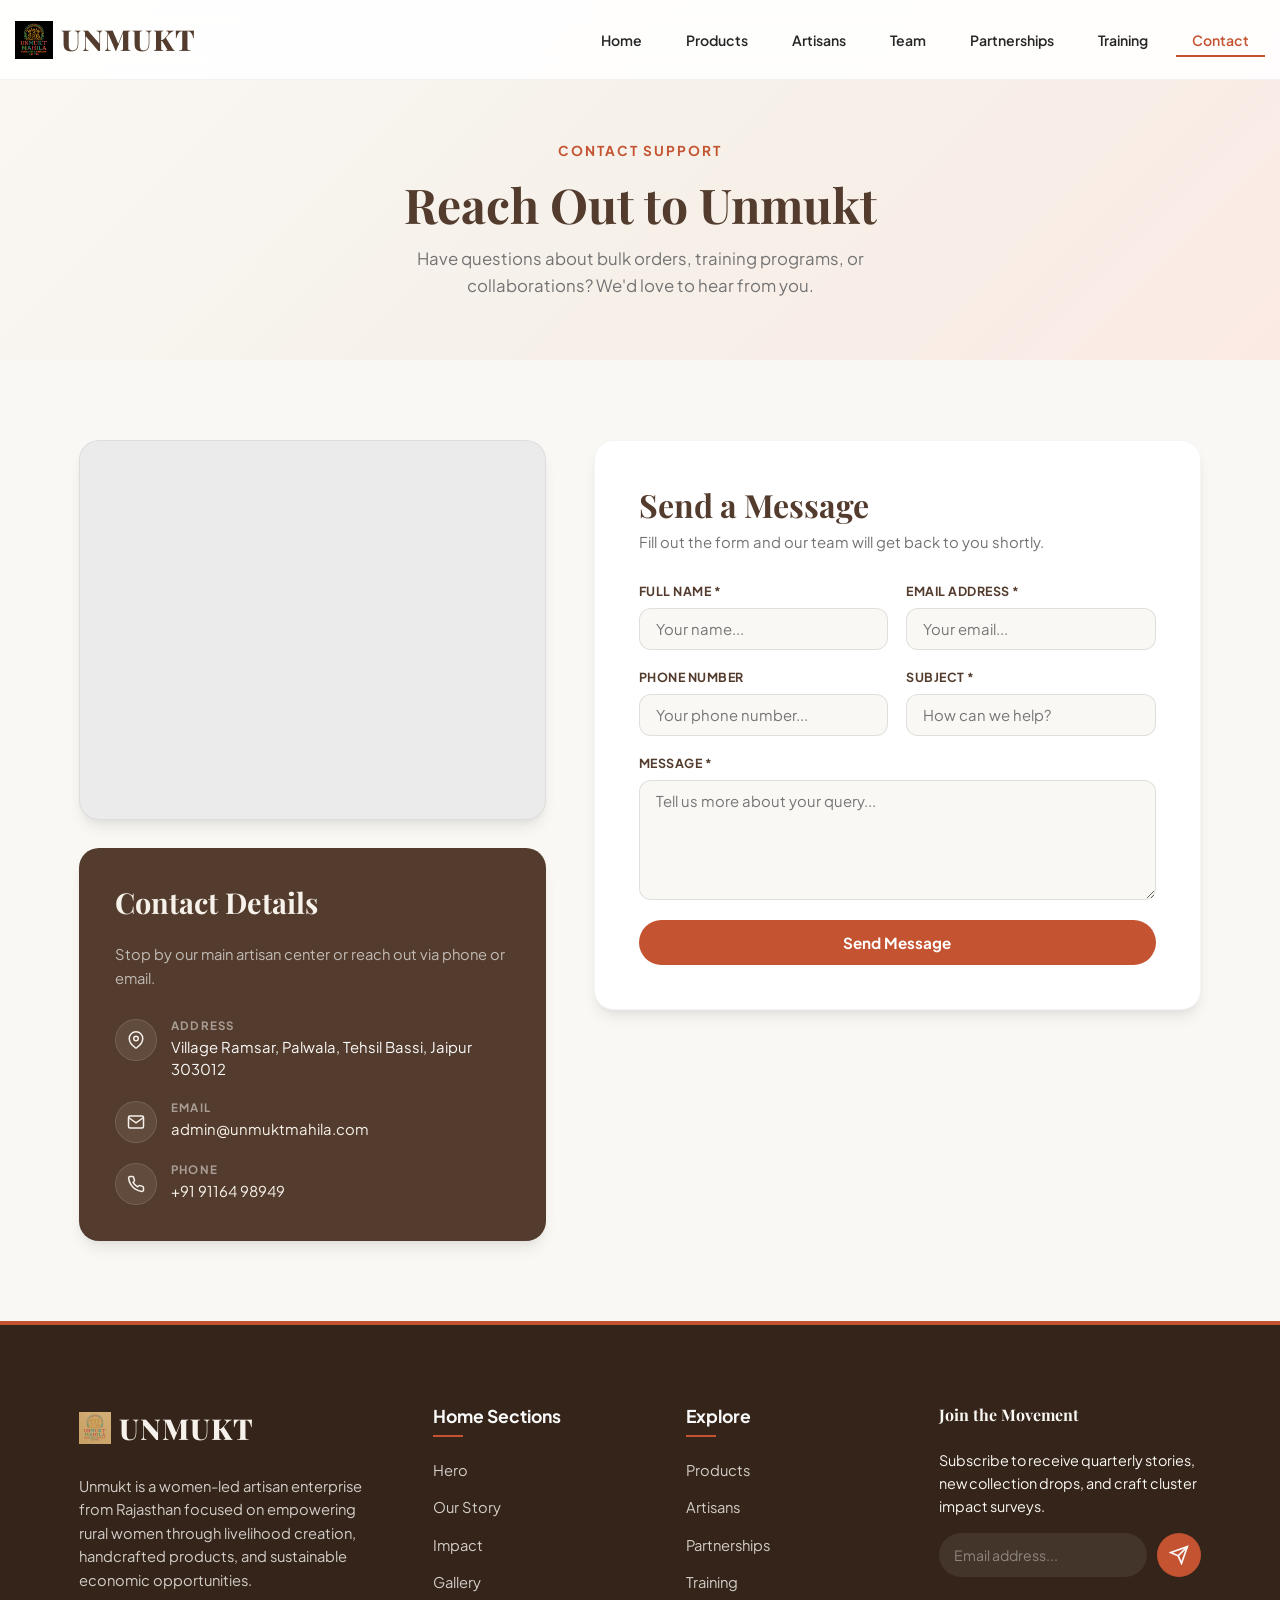
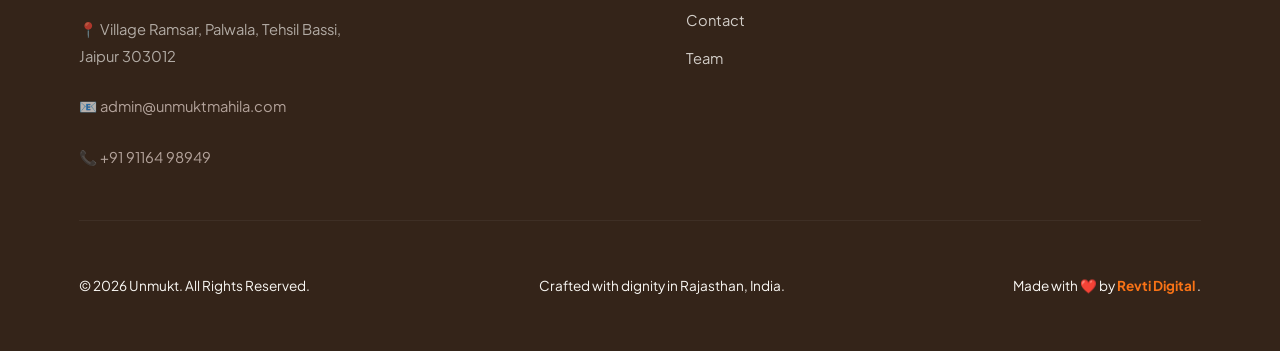
<file: contact.html>
<!DOCTYPE html>
<html lang="en">
<head>
  <meta charset="UTF-8">
  <meta name="viewport" content="width=device-width, initial-scale=1.0">
  <title>Contact Us | UNMUKT</title>
  <meta name="description" content="Get in touch with Unmukt. Reach out for bulk inquiries, artisan collaborations, or questions about our sustainable handmade products.">
  <link rel="stylesheet" href="style.css">
  <style>
 

    /* --- Page Hero --- */
    .contact-hero {
      padding: calc(var(--header-height, 80px) + 60px) 0 60px;
      background: linear-gradient(135deg,
        var(--color-sand-beige-light) 0%,
        var(--color-sand-beige) 50%,
        var(--color-terracotta-light) 100%);
      text-align: center;
    }

    .contact-hero .sub {
      display: block;
      font-size: 0.85rem;
      text-transform: uppercase;
      letter-spacing: 2px;
      color: var(--color-terracotta);
      font-weight: 700;
      margin-bottom: 12px;
    }

    .contact-hero h1 {
      font-family: var(--font-heading);
      font-size: clamp(2rem, 5vw, 3rem);
      color: var(--color-earth-brown);
      margin-bottom: 12px;
    }

    .contact-hero p {
      font-size: 1.05rem;
      color: var(--color-text-muted);
      max-width: 540px;
      margin: 0 auto;
    }

    /* --- Main Contact Section --- */
    .contact-section {
      padding: 80px 0;
      background-color: var(--color-sand-beige-light);
    }

    /* Two-column grid: left = map+info, right = form */
    .contact-grid {
      display: grid;
      grid-template-columns: 1fr 1.3fr;
      gap: 48px;
      align-items: start;
    }

    /* --- Left Column --- */
    .contact-left {
      display: flex;
      flex-direction: column;
      gap: 28px;
      /* Critical: prevents grid blowout */
      min-width: 0;
    }

    /* --- Map --- */
    .map-wrapper {
      position: relative;
      width: 100%;
      /* aspect-ratio keeps height proportional on mobile */
      aspect-ratio: 4 / 3;
      border-radius: var(--radius-lg, 20px);
      overflow: hidden;
      box-shadow: var(--shadow-md);
      border: 1px solid rgba(0,0,0,0.06);
      background-color: var(--color-placeholder-bg);
    }

    .map-wrapper iframe {
      position: absolute;
      inset: 0;
      width: 100%;
      height: 100%;
      border: 0;
      display: block;
    }

    /* Taller map on wide screens */
    @media (min-width: 992px) {
      .map-wrapper {
        aspect-ratio: unset;
        height: 380px;
      }
    }

    /* --- Contact Info Panel --- */
    .contact-info-panel {
      background-color: var(--color-earth-brown);
      color: var(--color-white);
      padding: 36px;
      border-radius: var(--radius-lg, 20px);
      box-shadow: var(--shadow-md);
      /* No height, overflow, or max-height — let content breathe */
    }

    .contact-info-panel h3 {
      font-family: var(--font-heading);
      font-size: clamp(1.3rem, 3vw, 1.8rem);
      color: var(--color-sand-beige);
      margin-bottom: 6px;
    }

    .contact-info-panel .panel-intro {
      font-size: 0.92rem;
      color: rgba(255,255,255,0.65);
      margin-bottom: 28px;
    }

    .contact-details-list {
      display: flex;
      flex-direction: column;
      gap: 20px;
    }

    .detail-row {
      display: flex;
      align-items: flex-start;
      gap: 14px;
    }

    .detail-icon-wrap {
      flex-shrink: 0;
      width: 42px;
      height: 42px;
      border-radius: 50%;
      background-color: rgba(255,255,255,0.08);
      border: 1px solid rgba(255,255,255,0.12);
      display: flex;
      align-items: center;
      justify-content: center;
    }

    .detail-icon-wrap svg {
      width: 18px;
      height: 18px;
      stroke: var(--color-sand-beige);
      fill: none;
      stroke-width: 2;
    }

    .detail-text {
      min-width: 0;
      flex: 1;
    }

    .detail-text h4 {
      font-family: var(--font-body);
      font-size: 0.72rem;
      text-transform: uppercase;
      letter-spacing: 1.2px;
      color: rgba(255,255,255,0.5);
      margin-bottom: 3px;
      font-weight: 700;
    }

    .detail-text p {
      font-size: 0.93rem;
      color: var(--color-white);
      margin: 0;
      word-break: break-word;
      overflow-wrap: anywhere;
      line-height: 1.5;
    }

    .detail-text a {
      color: var(--color-sand-beige);
      text-decoration: none;
    }

    .detail-text a:hover {
      text-decoration: underline;
    }

    /* --- Right Column: Form Panel --- */
    .contact-form-panel {
      background-color: var(--color-pure-white);
      padding: 44px;
      border-radius: var(--radius-lg, 20px);
      box-shadow: var(--shadow-md);
      border: 1px solid rgba(0,0,0,0.04);
      min-width: 0;
    }

    .form-panel-title {
      margin-bottom: 28px;
    }

    .form-panel-title h2 {
      font-family: var(--font-heading);
      font-size: clamp(1.5rem, 3vw, 2rem);
      color: var(--color-earth-brown);
      margin-bottom: 6px;
    }

    .form-panel-title p {
      font-size: 0.93rem;
      color: var(--color-text-muted);
      margin: 0;
    }

    /* 2-col form grid collapses to 1 on mobile */
    .contact-form-grid {
      display: grid;
      grid-template-columns: 1fr 1fr;
      gap: 18px;
      margin-bottom: 20px;
    }

    .contact-form-grid .full-width {
      grid-column: 1 / -1;
    }

    .form-field {
      display: flex;
      flex-direction: column;
      gap: 6px;
    }

    .form-field label {
      font-size: 0.78rem;
      font-weight: 700;
      text-transform: uppercase;
      letter-spacing: 0.5px;
      color: var(--color-earth-brown);
    }

    .form-field .form-control {
      font-family: var(--font-body);
      font-size: 0.93rem;
      padding: 11px 16px;
      border-radius: var(--radius-md, 12px);
      border: 1.5px solid rgba(0,0,0,0.1);
      background-color: var(--color-sand-beige-light);
      color: var(--color-charcoal);
      width: 100%;
      transition: border-color 0.2s, box-shadow 0.2s;
    }

    .form-field .form-control:focus {
      outline: none;
      border-color: var(--color-terracotta);
      background-color: var(--color-pure-white);
      box-shadow: 0 0 0 3px var(--color-terracotta-light);
    }

    .form-field .form-control.error {
      border-color: hsl(0,75%,60%);
    }

    .form-field textarea.form-control {
      min-height: 120px;
      resize: vertical;
    }

    .form-error-msg {
      font-size: 0.78rem;
      color: hsl(0,75%,50%);
      display: none;
    }

    .contact-submit-btn {
      width: 100%;
      padding: 13px;
      font-family: var(--font-body);
      font-size: 0.95rem;
      font-weight: 700;
      border: none;
      border-radius: var(--radius-round, 9999px);
      background-color: var(--color-terracotta);
      color: var(--color-pure-white);
      cursor: pointer;
      transition: background-color 0.2s, transform 0.2s, box-shadow 0.2s;
    }

    .contact-submit-btn:hover {
      background-color: var(--color-terracotta-dark);
      transform: translateY(-2px);
      box-shadow: var(--shadow-md);
    }

    .contact-submit-btn:disabled {
      opacity: 0.6;
      cursor: not-allowed;
      transform: none;
    }

    /* =============================================
       RESPONSIVE BREAKPOINTS
       ============================================= */

    /* Stack columns on tablet */
    @media (max-width: 991px) {
      .contact-grid {
        grid-template-columns: 1fr;
        gap: 32px;
      }
    }

    /* Reduce padding on small tablet */
    @media (max-width: 768px) {
      .contact-section {
        padding: 60px 0;
      }

      .contact-info-panel {
        padding: 28px 24px;
      }

      .contact-form-panel {
        padding: 28px 24px;
      }

      .contact-form-grid {
        grid-template-columns: 1fr;
        gap: 14px;
      }

      /* Full-width not needed when already 1 col */
      .contact-form-grid .full-width {
        grid-column: 1;
      }
    }

    /* Mobile tweaks */
    @media (max-width: 480px) {
      .contact-info-panel {
        padding: 22px 18px;
      }

      .contact-form-panel {
        padding: 22px 18px;
      }

      .detail-icon-wrap {
        width: 36px;
        height: 36px;
      }

      .contact-info-panel .panel-intro {
        margin-bottom: 20px;
      }
    }
  </style>
</head>
<body>

  <!-- STICKY NAVBAR -->
  <header class="navbar" id="navbar" role="banner">
    <div class="container nav-container">
      <a href="index.html" class="logo" aria-label="UNMUKT Home Page">
        <img src="assets/logo/Unmukt_Logo-removebg-preview.png" alt="UNMUKT Logo" style="height: 38px; width: auto; object-fit: contain;">
        UNMUKT
      </a>
      <button class="hamburger" id="hamburger-menu" aria-label="Toggle Navigation Menu" aria-expanded="false" aria-controls="nav-menu">
        <span></span><span></span><span></span>
      </button>
      <nav role="navigation">
        <ul class="nav-menu" id="nav-menu">
          <li><a href="index.html" class="nav-link">Home</a></li>
          <li><a href="products.html" class="nav-link">Products</a></li>
          <li><a href="artisans.html" class="nav-link">Artisans</a></li>
          <li><a href="team.html" class="nav-link">Team</a></li>
          <li><a href="partnerships.html" class="nav-link">Partnerships</a></li>
          <li><a href="training.html" class="nav-link">Training</a></li>
          <li><a href="contact.html" class="nav-link active">Contact</a></li>
        </ul>
      </nav>
    </div>
  </header>

  <!-- PAGE HERO -->
  <div class="contact-hero">
    <div class="container">
      <span class="sub">Contact Support</span>
      <h1>Reach Out to Unmukt</h1>
      <p>Have questions about bulk orders, training programs, or collaborations? We'd love to hear from you.</p>
    </div>
  </div>

  <!-- CONTACT SECTION -->
  <section class="contact-section" id="contact-page" aria-label="Contact Information and Form">
    <div class="container">
      <div class="contact-grid">

        <!-- LEFT: Map + Info -->
        <div class="contact-left">

          <!-- Map -->
          <div class="map-wrapper">
            <iframe
              src="https://maps.google.com/maps?q=Village%20Ramsar,%20Palwala,%20Bassi,%20Jaipur%20303012&t=&z=13&ie=UTF8&iwloc=&output=embed"
              allowfullscreen=""
              loading="lazy"
              aria-label="Unmukt office location map">
            </iframe>
          </div>

          <!-- Contact Info Panel -->
          <div class="contact-info-panel">
            <h3>Contact Details</h3>
            <p class="panel-intro">Stop by our main artisan center or reach out via phone or email.</p>

            <div class="contact-details-list">

              <!-- Address -->
              <div class="detail-row">
                <div class="detail-icon-wrap" aria-hidden="true">
                  <svg viewBox="0 0 24 24"><path d="M21 10c0 7-9 13-9 13s-9-6-9-13a9 9 0 0 1 18 0z"/><circle cx="12" cy="10" r="3"/></svg>
                </div>
                <div class="detail-text">
                  <h4>Address</h4>
                  <p>Village Ramsar, Palwala, Tehsil Bassi, Jaipur 303012</p>
                </div>
              </div>

              <!-- Email -->
              <div class="detail-row">
                <div class="detail-icon-wrap" aria-hidden="true">
                  <svg viewBox="0 0 24 24"><path d="M4 4h16c1.1 0 2 .9 2 2v12c0 1.1-.9 2-2 2H4c-1.1 0-2-.9-2-2V6c0-1.1.9-2 2-2z"/><polyline points="22,6 12,13 2,6"/></svg>
                </div>
                <div class="detail-text">
                  <h4>Email</h4>
                  <p><a href="mailto:admin@unmuktmahila.com">admin@unmuktmahila.com</a></p>
                </div>
              </div>

              <!-- Phone -->
              <div class="detail-row">
                <div class="detail-icon-wrap" aria-hidden="true">
                  <svg viewBox="0 0 24 24"><path d="M22 16.92v3a2 2 0 0 1-2.18 2 19.79 19.79 0 0 1-8.63-3.07 19.5 19.5 0 0 1-6-6 19.79 19.79 0 0 1-3.07-8.67A2 2 0 0 1 4.11 2h3a2 2 0 0 1 2 1.72 12.84 12.84 0 0 0 .7 2.81 2 2 0 0 1-.45 2.11L8.09 9.91a16 16 0 0 0 6 6l1.27-1.27a2 2 0 0 1 2.11-.45 12.84 12.84 0 0 0 2.81.7A2 2 0 0 1 22 16.92z"/></svg>
                </div>
                <div class="detail-text">
                  <h4>Phone</h4>
                  <p><a href="tel:+919116498949">+91 91164 98949</a></p>
                </div>
              </div>

            </div>
          </div>
        </div>

        <!-- RIGHT: Contact Form -->
        <div class="contact-form-panel">
          <div class="form-panel-title">
            <h2>Send a Message</h2>
            <p>Fill out the form and our team will get back to you shortly.</p>
          </div>

          <form id="contactForm" novalidate>
            <div class="contact-form-grid">

              <div class="form-field">
                <label for="contact-name">Full Name *</label>
                <input type="text" id="contact-name" class="form-control" placeholder="Your name..." required>
                <span class="form-error-msg">Please enter your name</span>
              </div>

              <div class="form-field">
                <label for="contact-email">Email Address *</label>
                <input type="email" id="contact-email" class="form-control" placeholder="Your email..." required>
                <span class="form-error-msg">Please enter a valid email address</span>
              </div>

              <div class="form-field">
                <label for="contact-phone">Phone Number</label>
                <input type="tel" id="contact-phone" class="form-control" placeholder="Your phone number...">
                <span class="form-error-msg">Please enter a valid phone number</span>
              </div>

              <div class="form-field">
                <label for="contact-subject">Subject *</label>
                <input type="text" id="contact-subject" class="form-control" placeholder="How can we help?" required>
                <span class="form-error-msg">Please enter a subject</span>
              </div>

              <div class="form-field full-width">
                <label for="contact-message">Message *</label>
                <textarea id="contact-message" class="form-control" placeholder="Tell us more about your query..." required></textarea>
                <span class="form-error-msg">Please enter your message</span>
              </div>

            </div>

            <button type="submit" class="contact-submit-btn">Send Message</button>
          </form>
        </div>

      </div>
    </div>
  </section>

  <!-- Toast Container -->
  <div class="toast-container" id="toastContainer" aria-live="polite"></div>

  <!-- FOOTER -->
   <footer class="footer" role="contentinfo">
    <div class="container">
      <div class="footer-grid">
        <div class="footer-brand">
         <a href="index.html" class="logo">
            <img src="assets/logo/Unmukt Logo.png" alt="UNMUKT Logo" style="height: 32px; width: auto; object-fit: contain;">
            UNMUKT
          </a>
          <p>Unmukt is a women-led artisan enterprise from Rajasthan focused on empowering rural women through livelihood creation, handcrafted products, and sustainable economic opportunities.</p>
          <div style="margin-top: 15px; font-size: 0.9rem; line-height: 1.8; opacity: 0.8;">
            <p style="margin-bottom: 5px;">📍 Village Ramsar, Palwala, Tehsil Bassi, Jaipur 303012</p>
            <p style="margin-bottom: 5px;">📧 <a href="mailto:admin@unmuktmahila.com" style="color: var(--color-terracotta-light);">admin@unmuktmahila.com</a></p>
            <p style="margin-bottom: 0;">📞 <a href="tel:+919116498949" style="color: var(--color-terracotta-light);">+91 91164 98949</a></p>
          </div>
        </div>
        <div class="footer-links">
          <h4>Home Sections</h4>
          <ul>
            <li><a href="#home">Hero</a></li>
            <li><a href="#story">Our Story</a></li>
            <li><a href="#impact">Impact</a></li>
            <li><a href="#gallery">Gallery</a></li>
          </ul>
        </div>
        <div class="footer-links">
          <h4>Explore</h4>
          <ul>
            <li><a href="products.html">Products</a></li>
            <li><a href="artisans.html">Artisans</a></li>
            <!-- <li><a href="blog.html">Blog</a></li> -->
            <li><a href="partnerships.html">Partnerships</a></li>
            <li><a href="training.html">Training</a></li>
            <li><a href="contact.html">Contact</a></li>
            <li><a href="team.html">Team</a></li>
          </ul>
        </div>
        <div class="footer-newsletter">
          <h4>Join the Movement</h4>
          <p>Subscribe to receive quarterly stories, new collection drops, and craft cluster impact surveys.</p>
          <form class="footer-form" id="newsletterForm" onsubmit="event.preventDefault(); alert('Newsletter subscribed successfully!'); this.reset();">
            <input type="email" placeholder="Email address..." aria-label="Newsletter email address" required>
            <button type="submit" aria-label="Subscribe to newsletter">
              <svg viewBox="0 0 24 24" fill="none" stroke="currentColor" stroke-width="2"><line x1="22" y1="2" x2="11" y2="13"/><polygon points="22 2 15 22 11 13 2 9 22 2"/></svg>
            </button>
          </form>
        </div>
      </div>
      <div class="footer-bottom">
        <p>&copy; 2026 Unmukt. All Rights Reserved.</p>
        <p>Crafted with dignity in Rajasthan, India.</p>
   <p>
  Made with ❤️ by
  <a href="https://revtidigital.com"
     target="_blank"
     rel="noopener noreferrer"
     style="color: #f97316; font-weight: 700; text-decoration: none;">
    Revti Digital
  </a>.
</p>
      </div>
    </div>
  </footer>

  <script src="script.js"></script>
</body>
</html>
</file>
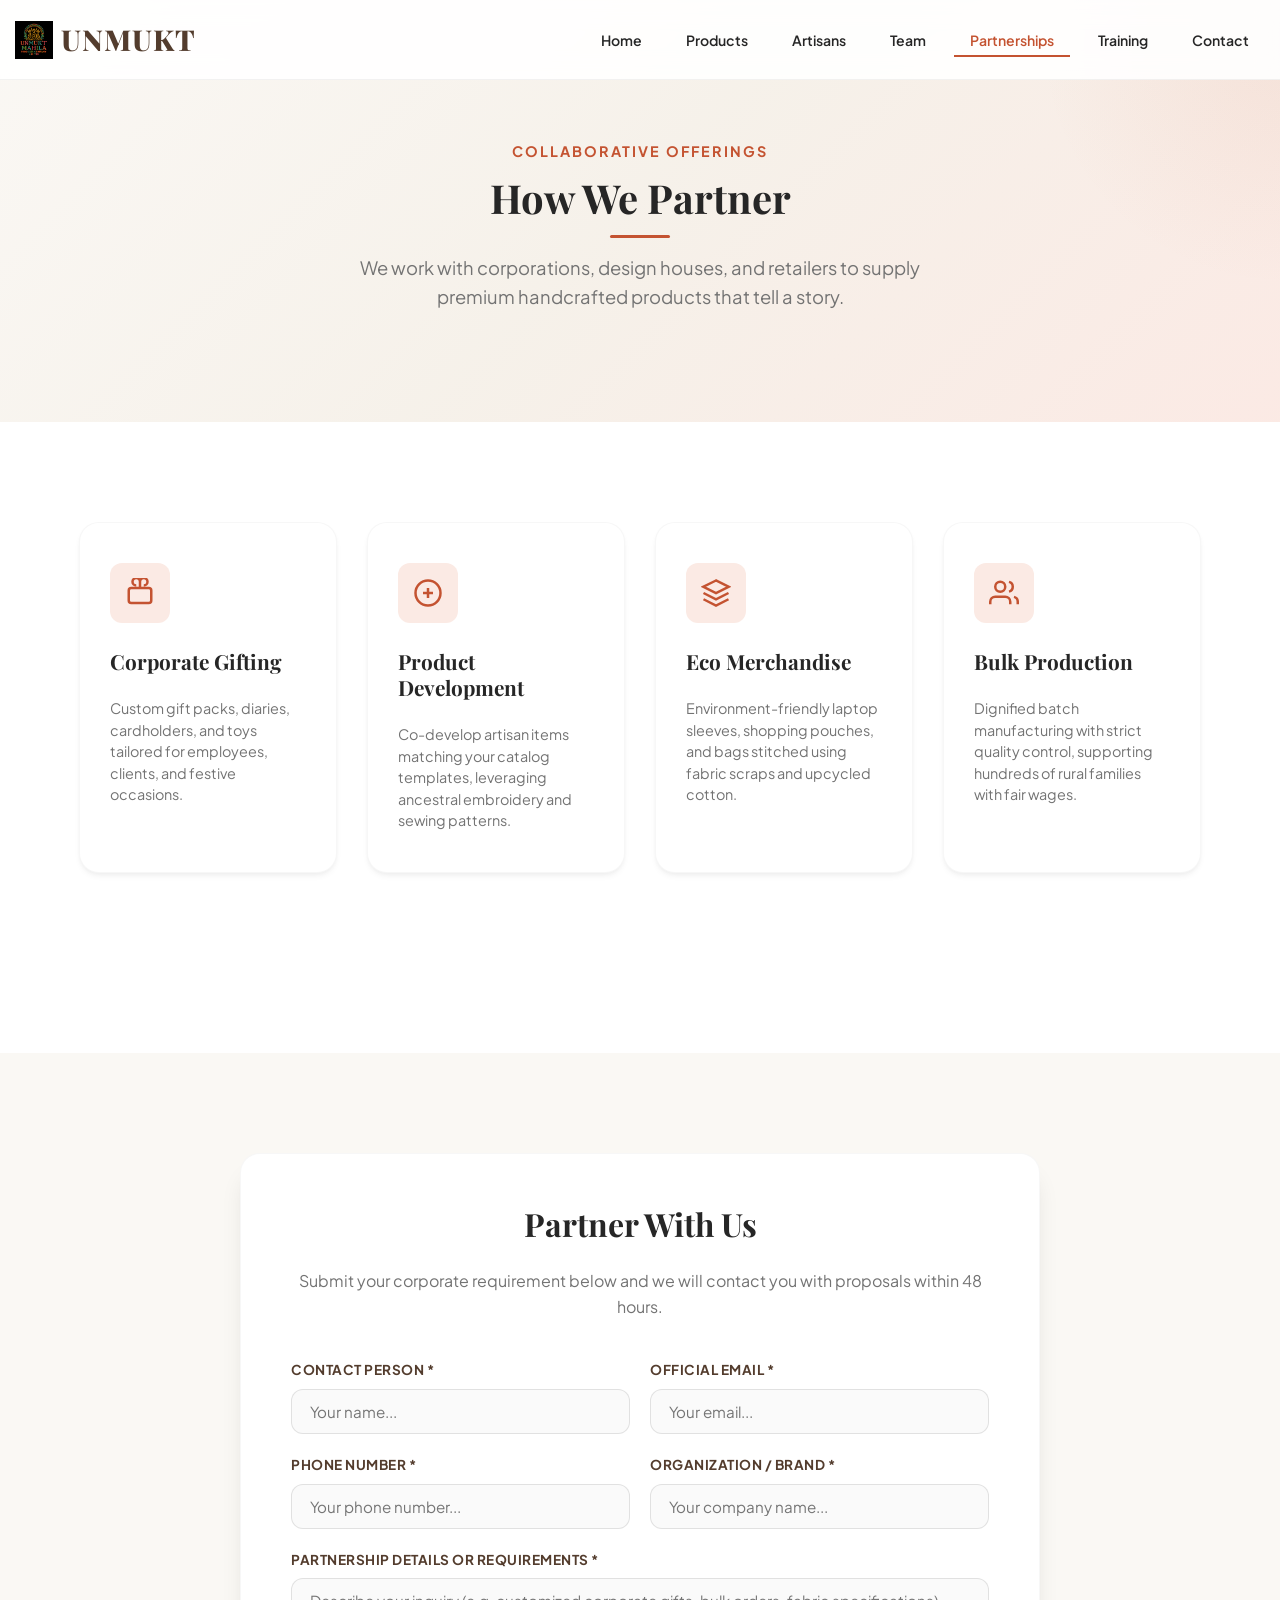
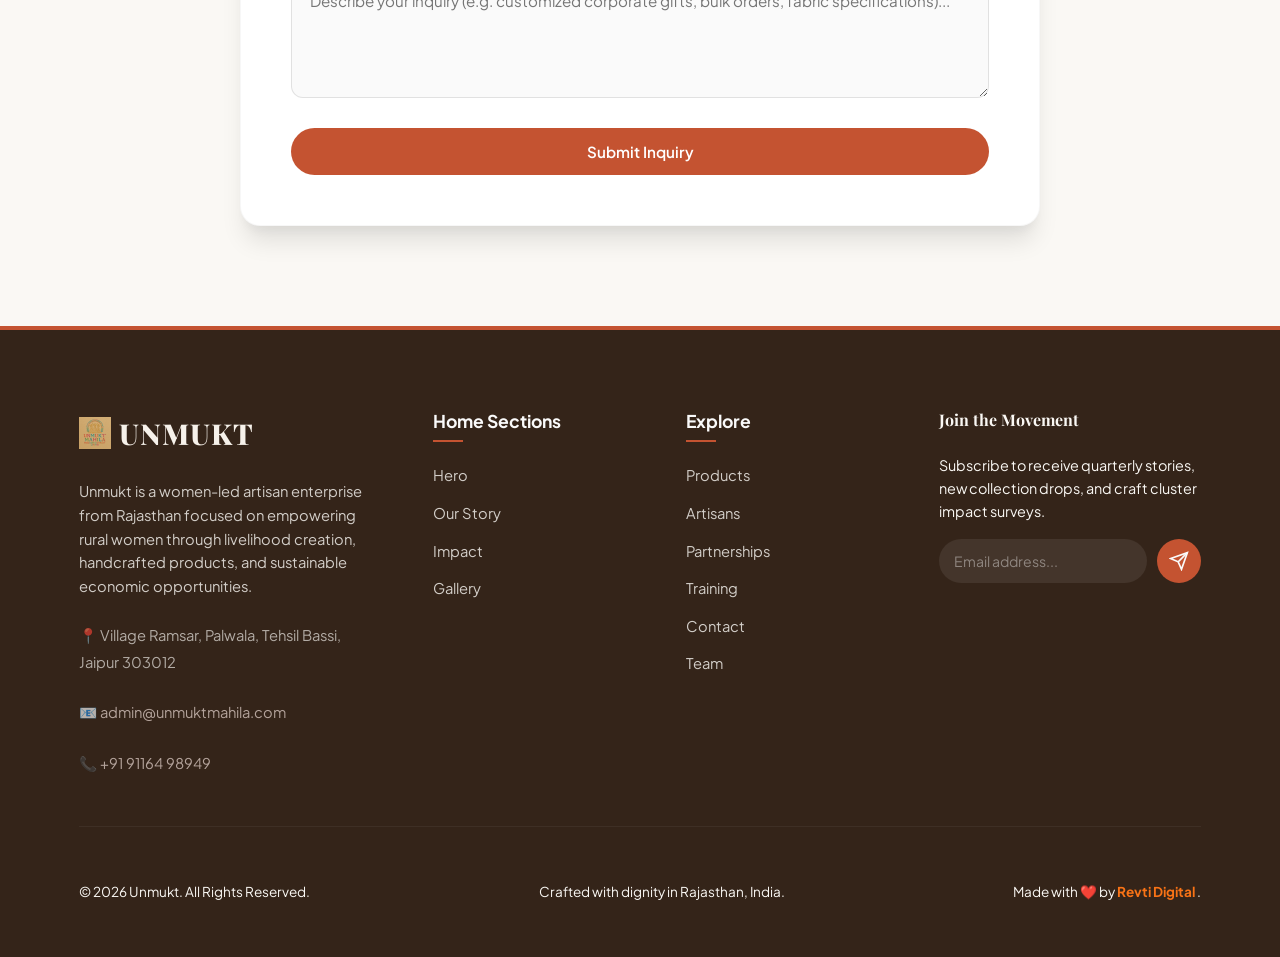
<file: partnerships.html>
<!DOCTYPE html>
<html lang="en">
<head>
  <meta charset="UTF-8">
  <meta name="viewport" content="width=device-width, initial-scale=1.0">
  <title>Partnerships &amp; Corporate Gifting | UNMUKT</title>
  <meta name="description" content="Partner with Unmukt. We offer corporate gifting, custom product development, and bulk sustainable merchandise handcrafted by rural women in Rajasthan.">
  <link rel="stylesheet" href="style.css">
</head>
<body>

  <!-- STICKY NAVBAR -->
  <header class="navbar" id="navbar" role="banner">
    <div class="container nav-container">
      <a href="index.html" class="logo" aria-label="UNMUKT Home Page">
        <img src="assets/logo/Unmukt_Logo-removebg-preview.png" alt="UNMUKT Logo" style="height: 38px; width: auto; object-fit: contain;">
        UNMUKT
      </a>
      <button class="hamburger" id="hamburger-menu" aria-label="Toggle Navigation Menu" aria-expanded="false" aria-controls="nav-menu">
        <span></span><span></span><span></span>
      </button>
   <nav role="navigation">
        <ul class="nav-menu" id="nav-menu">
          <li><a href="index.html" class="nav-link active">Home</a></li>
          <li><a href="products.html" class="nav-link">Products</a></li>
          <li><a href="artisans.html" class="nav-link">Artisans</a></li>
          <li><a href="team.html" class="nav-link">Team</a></li>
          <!-- <li><a href="blog.html" class="nav-link">Blog</a></li> -->
          <li><a href="partnerships.html" class="nav-link">Partnerships</a></li>
          <li><a href="training.html" class="nav-link">Training</a></li>
           <li><a href="contact.html" class="nav-link">Contact</a></li>
        </ul>
      </nav>
    </div>
  </header>

  <!-- PAGE HERO BANNER -->
  <div class="page-hero">
      <div class="section-header reveal">
        <span class="sub">Collaborative Offerings</span>
        <h2>How We Partner</h2>
        <p>We work with corporations, design houses, and retailers to supply premium handcrafted products that tell a story.</p>
      </div>
  </div>

  <!-- SERVICES SECTION -->
  <section class="section bg-white" id="partnership-services" aria-label="Partnership Services Offered">
    <div class="container">
      <!-- <div class="section-header reveal">
        <span class="sub">Collaborative Offerings</span>
        <h2>How We Partner</h2>
        <p>We work with corporations, design houses, and retailers to supply premium handcrafted products that tell a story.</p>
      </div> -->

      <div class="partnerships-services reveal" style="transition-delay: 0.15s;">
        <!-- Card 1 -->
        <div class="service-card">
          <div class="icon-wrap">
            <svg viewBox="0 0 24 24" stroke="currentColor" stroke-width="2"><rect x="3" y="8" width="18" height="12" rx="2"/><path d="M12 8V3m0 0a3 3 0 1 0-3 3M12 3a3 3 0 1 1 3 3"/></svg>
          </div>
          <h3>Corporate Gifting</h3>
          <p>Custom gift packs, diaries, cardholders, and toys tailored for employees, clients, and festive occasions.</p>
        </div>

        <!-- Card 2 -->
        <div class="service-card">
          <div class="icon-wrap">
            <svg viewBox="0 0 24 24" stroke="currentColor" stroke-width="2"><path d="M12 22C17.5228 22 22 17.5228 22 12C22 6.47715 17.5228 2 12 2C6.47715 2 2 6.47715 2 12C2 17.5228 6.47715 22 12 22Z"/><path d="M12 8v8M8 12h8"/></svg>
          </div>
          <h3>Product Development</h3>
          <p>Co-develop artisan items matching your catalog templates, leveraging ancestral embroidery and sewing patterns.</p>
        </div>

        <!-- Card 3 -->
        <div class="service-card">
          <div class="icon-wrap">
            <svg viewBox="0 0 24 24" stroke="currentColor" stroke-width="2"><path d="M12 2L2 7l10 5 10-5-10-5zM2 17l10 5 10-5M2 12l10 5 10-5"/></svg>
          </div>
          <h3>Eco Merchandise</h3>
          <p>Environment-friendly laptop sleeves, shopping pouches, and bags stitched using fabric scraps and upcycled cotton.</p>
        </div>

        <!-- Card 4 -->
        <div class="service-card">
          <div class="icon-wrap">
            <svg viewBox="0 0 24 24" stroke="currentColor" stroke-width="2"><path d="M17 21v-2a4 4 0 0 0-4-4H5a4 4 0 0 0-4 4v2"/><circle cx="9" cy="7" r="4"/><path d="M23 21v-2a4 4 0 0 0-3-3.87"/><path d="M16 3.13a4 4 0 0 1 0 7.75"/></svg>
          </div>
          <h3>Bulk Production</h3>
          <p>Dignified batch manufacturing with strict quality control, supporting hundreds of rural families with fair wages.</p>
        </div>
      </div>
    </div>
  </section>

  <!-- PARTNERSHIP INQUIRY FORM -->
  <section class="section bg-beige-light" id="partnership-form" aria-label="Partnership Inquiry Form Section">
    <div class="container">
      <div class="form-card reveal">
        <div class="form-title-area">
          <h3>Partner With Us</h3>
          <p>Submit your corporate requirement below and we will contact you with proposals within 48 hours.</p>
        </div>
        <form id="partnerForm" novalidate>
          <div class="form-grid">
            <div class="form-group">
              <label for="partner-name">Contact Person *</label>
              <input type="text" id="partner-name" class="form-control" placeholder="Your name..." required>
              <span class="form-error-msg">Please enter your name</span>
            </div>
            <div class="form-group">
              <label for="partner-email">Official Email *</label>
              <input type="email" id="partner-email" class="form-control" placeholder="Your email..." required>
              <span class="form-error-msg">Please enter a valid email address</span>
            </div>
            <div class="form-group">
              <label for="partner-phone">Phone Number *</label>
              <input type="tel" id="partner-phone" class="form-control" placeholder="Your phone number..." required>
              <span class="form-error-msg">Please enter your phone number</span>
            </div>
            <div class="form-group">
              <label for="partner-company">Organization / Brand *</label>
              <input type="text" id="partner-company" class="form-control" placeholder="Your company name..." required>
              <span class="form-error-msg">Please enter organization name</span>
            </div>
            <div class="form-group form-group-full">
              <label for="partner-msg">Partnership Details or Requirements *</label>
              <textarea id="partner-msg" class="form-control" placeholder="Describe your inquiry (e.g. customized corporate gifts, bulk orders, fabric specifications)..." required></textarea>
              <span class="form-error-msg">Please enter details of your inquiry</span>
            </div>
          </div>
          <button type="submit" class="btn btn-primary" style="width: 100%;">Submit Inquiry</button>
        </form>
      </div>
    </div>
  </section>

  <!-- Toast alert placement -->
  <div class="toast-container" id="toastContainer" aria-live="polite"></div>

  <!-- FOOTER -->
   <footer class="footer" role="contentinfo">
    <div class="container">
      <div class="footer-grid">
        <div class="footer-brand">
         <a href="index.html" class="logo">
            <img src="assets/logo/Unmukt Logo.png" alt="UNMUKT Logo" style="height: 32px; width: auto; object-fit: contain;">
            UNMUKT
          </a>
          <p>Unmukt is a women-led artisan enterprise from Rajasthan focused on empowering rural women through livelihood creation, handcrafted products, and sustainable economic opportunities.</p>
          <div style="margin-top: 15px; font-size: 0.9rem; line-height: 1.8; opacity: 0.8;">
            <p style="margin-bottom: 5px;">📍 Village Ramsar, Palwala, Tehsil Bassi, Jaipur 303012</p>
            <p style="margin-bottom: 5px;">📧 <a href="mailto:admin@unmuktmahila.com" style="color: var(--color-terracotta-light);">admin@unmuktmahila.com</a></p>
            <p style="margin-bottom: 0;">📞 <a href="tel:+919116498949" style="color: var(--color-terracotta-light);">+91 91164 98949</a></p>
          </div>
        </div>
        <div class="footer-links">
          <h4>Home Sections</h4>
          <ul>
            <li><a href="#home">Hero</a></li>
            <li><a href="#story">Our Story</a></li>
            <li><a href="#impact">Impact</a></li>
            <li><a href="#gallery">Gallery</a></li>
          </ul>
        </div>
        <div class="footer-links">
          <h4>Explore</h4>
          <ul>
            <li><a href="products.html">Products</a></li>
            <li><a href="artisans.html">Artisans</a></li>
            <!-- <li><a href="blog.html">Blog</a></li> -->
            <li><a href="partnerships.html">Partnerships</a></li>
            <li><a href="training.html">Training</a></li>
            <li><a href="contact.html">Contact</a></li>
            <li><a href="team.html">Team</a></li>
          </ul>
        </div>
        <div class="footer-newsletter">
          <h4>Join the Movement</h4>
          <p>Subscribe to receive quarterly stories, new collection drops, and craft cluster impact surveys.</p>
          <form class="footer-form" id="newsletterForm" onsubmit="event.preventDefault(); alert('Newsletter subscribed successfully!'); this.reset();">
            <input type="email" placeholder="Email address..." aria-label="Newsletter email address" required>
            <button type="submit" aria-label="Subscribe to newsletter">
              <svg viewBox="0 0 24 24" fill="none" stroke="currentColor" stroke-width="2"><line x1="22" y1="2" x2="11" y2="13"/><polygon points="22 2 15 22 11 13 2 9 22 2"/></svg>
            </button>
          </form>
        </div>
      </div>
      <div class="footer-bottom">
        <p>&copy; 2026 Unmukt. All Rights Reserved.</p>
        <p>Crafted with dignity in Rajasthan, India.</p>
   <p>
  Made with ❤️ by
  <a href="https://revtidigital.com"
     target="_blank"
     rel="noopener noreferrer"
     style="color: #f97316; font-weight: 700; text-decoration: none;">
    Revti Digital
  </a>.
</p>
      </div>
    </div>
  </footer>

  <script src="script.js"></script>
</body>
</html>
</file>
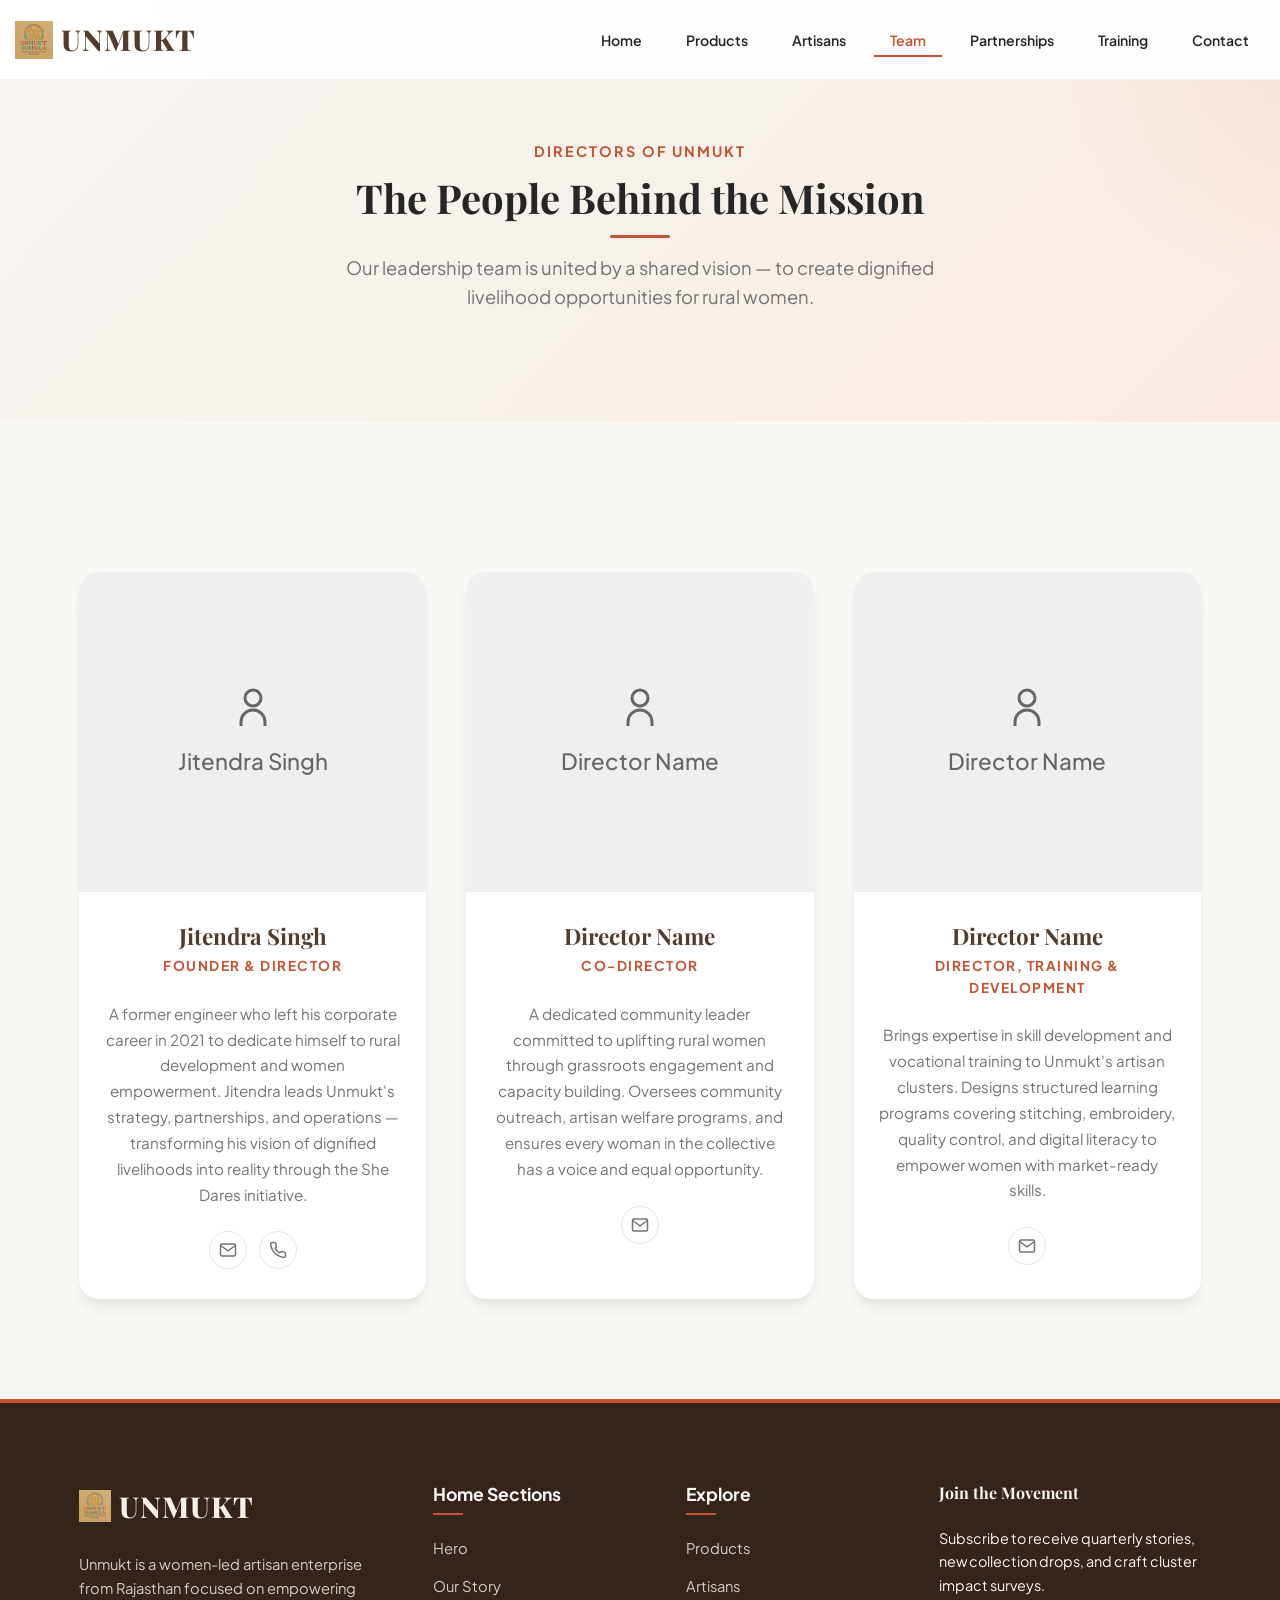
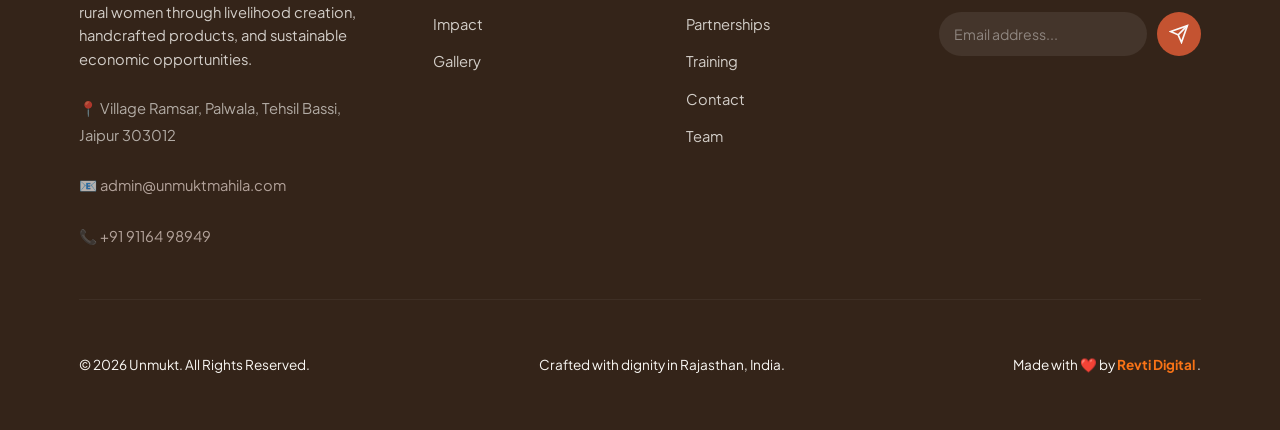
<file: team.html>
<!DOCTYPE html>
<html lang="en">
<head>
  <meta charset="UTF-8">
  <meta name="viewport" content="width=device-width, initial-scale=1.0">
  <title>Meet the Team | UNMUKT</title>
  <meta name="description" content="Meet the passionate directors and leaders behind Unmukt — driving the mission of empowering rural women artisans in Rajasthan.">
  <link rel="stylesheet" href="style.css">
</head>
<body>

  <!-- STICKY NAVBAR -->
  <header class="navbar" id="navbar" role="banner">
    <div class="container nav-container">
      <a href="index.html" class="logo" aria-label="UNMUKT Home Page">
        <img src="assets/logo/Unmukt Logo.png" alt="UNMUKT Logo" style="height: 38px; width: auto; object-fit: contain;">
        UNMUKT
      </a>
      <button class="hamburger" id="hamburger-menu" aria-label="Toggle Navigation Menu" aria-expanded="false" aria-controls="nav-menu">
        <span></span><span></span><span></span>
      </button>
    <nav role="navigation">
        <ul class="nav-menu" id="nav-menu">
          <li><a href="index.html" class="nav-link active">Home</a></li>
          <li><a href="products.html" class="nav-link">Products</a></li>
          <li><a href="artisans.html" class="nav-link">Artisans</a></li>
          <li><a href="team.html" class="nav-link">Team</a></li>
          <!-- <li><a href="blog.html" class="nav-link">Blog</a></li> -->
          <li><a href="partnerships.html" class="nav-link">Partnerships</a></li>
          <li><a href="training.html" class="nav-link">Training</a></li>
           <li><a href="contact.html" class="nav-link">Contact</a></li>
        </ul>
      </nav>
    </div>
  </header>

  <!-- PAGE HERO BANNER -->
  <div class="page-hero">
   <div class="container">
      <div class="section-header reveal">
        <span class="sub">Directors of Unmukt</span>
        <h2>The People Behind the Mission</h2>
        <p>Our leadership team is united by a shared vision — to create dignified livelihood opportunities for rural women.</p>
      </div>
  </div>
  </div>

  <!-- TEAM SECTION -->
  <section class="section bg-beige-light" id="team-members" aria-label="Team Members">
    <div class="container">
    <!--   <div class="section-header reveal">
        <span class="sub">Directors of Unmukt</span>
        <h2>The People Behind the Mission</h2>
        <p>Our leadership team is united by a shared vision — to create dignified livelihood opportunities for rural women.</p>
      </div> -->

      <div class="team-grid reveal">
        <!-- Director 1 - Jitendra Singh -->
        <div class="team-card">
        
          <!-- <img src="images/team/jitendra-singh.jpg" alt="Jitendra Singh — Founder & Director of Unmukt" class="team-card-img"> -->
        <div class="team-card-img"
     style="height:320px; background:#efefef; display:flex; flex-direction:column; align-items:center; justify-content:center; color:#666;">
  <svg viewBox="0 0 24 24" fill="none" stroke="currentColor" stroke-width="1.5"
       style="width:48px; height:48px;">
    <circle cx="12" cy="7" r="4"></circle>
    <path d="M6 21v-2a6 6 0 0 1 12 0v2"></path>
  </svg>
  <span style="margin-top:12px; font-size:1.4rem; font-weight:500;">
    Jitendra Singh
  </span>
</div>
          <div class="team-card-body">
            <h3>Jitendra Singh</h3>
            <span class="team-role">Founder & Director</span>
            <p>A former engineer who left his corporate career in 2021 to dedicate himself to rural development and women empowerment. Jitendra leads Unmukt's strategy, partnerships, and operations — transforming his vision of dignified livelihoods into reality through the She Dares initiative.</p>
            <div class="team-card-social">
              <a href="mailto:admin@unmuktmahila.com" aria-label="Email Jitendra">
                <svg viewBox="0 0 24 24" fill="none" stroke="currentColor" stroke-width="2"><path d="M4 4h16c1.1 0 2 .9 2 2v12c0 1.1-.9 2-2 2H4c-1.1 0-2-.9-2-2V6c0-1.1.9-2 2-2z"/><polyline points="22,6 12,13 2,6"/></svg>
              </a>
              <a href="tel:+919116498949" aria-label="Call Jitendra">
                <svg viewBox="0 0 24 24" fill="none" stroke="currentColor" stroke-width="2"><path d="M22 16.92v3a2 2 0 0 1-2.18 2 19.79 19.79 0 0 1-8.63-3.07 19.5 19.5 0 0 1-6-6 19.79 19.79 0 0 1-3.07-8.67A2 2 0 0 1 4.11 2h3a2 2 0 0 1 2 1.72 12.84 12.84 0 0 0 .7 2.81 2 2 0 0 1-.45 2.11L8.09 9.91a16 16 0 0 0 6 6l1.27-1.27a2 2 0 0 1 2.11-.45 12.84 12.84 0 0 0 2.81.7A2 2 0 0 1 22 16.92z"/></svg>
              </a>
            </div>
          </div>
        </div>

        <!-- Director 2 -->
        <div class="team-card">
          <!-- <img src="images/team/director-2.jpg" alt="Co-Director of Unmukt" class="team-card-img"> -->
        <div class="team-card-img"
     style="height:320px; background:#efefef; display:flex; flex-direction:column; align-items:center; justify-content:center; color:#666;">
  <svg viewBox="0 0 24 24" fill="none" stroke="currentColor" stroke-width="1.5"
       style="width:48px; height:48px;">
    <circle cx="12" cy="7" r="4"></circle>
    <path d="M6 21v-2a6 6 0 0 1 12 0v2"></path>
  </svg>
  <span style="margin-top:12px; font-size:1.4rem; font-weight:500;">
      Director Name
  </span>
</div>
          <div class="team-card-body">
            <h3>Director Name</h3>
            <span class="team-role">Co-Director</span>
            <p>A dedicated community leader committed to uplifting rural women through grassroots engagement and capacity building. Oversees community outreach, artisan welfare programs, and ensures every woman in the collective has a voice and equal opportunity.</p>
            <div class="team-card-social">
              <a href="mailto:admin@unmuktmahila.com" aria-label="Email Director">
                <svg viewBox="0 0 24 24" fill="none" stroke="currentColor" stroke-width="2"><path d="M4 4h16c1.1 0 2 .9 2 2v12c0 1.1-.9 2-2 2H4c-1.1 0-2-.9-2-2V6c0-1.1.9-2 2-2z"/><polyline points="22,6 12,13 2,6"/></svg>
              </a>
            </div>
          </div>
        </div>

        <!-- Director 3 -->
        <div class="team-card">
          <!-- <img src="images/team/director-3.jpg" alt="Director of Training & Development at Unmukt" class="team-card-img"> -->
          <div class="team-card-img"
     style="height:320px; background:#efefef; display:flex; flex-direction:column; align-items:center; justify-content:center; color:#666;">
  <svg viewBox="0 0 24 24" fill="none" stroke="currentColor" stroke-width="1.5"
       style="width:48px; height:48px;">
    <circle cx="12" cy="7" r="4"></circle>
    <path d="M6 21v-2a6 6 0 0 1 12 0v2"></path>
  </svg>
  <span style="margin-top:12px; font-size:1.4rem; font-weight:500;">
    Director Name 
  </span>
</div>
          <div class="team-card-body">
            <h3>Director Name</h3>
            <span class="team-role">Director, Training & Development</span>
            <p>Brings expertise in skill development and vocational training to Unmukt's artisan clusters. Designs structured learning programs covering stitching, embroidery, quality control, and digital literacy to empower women with market-ready skills.</p>
            <div class="team-card-social">
              <a href="mailto:admin@unmuktmahila.com" aria-label="Email Director">
                <svg viewBox="0 0 24 24" fill="none" stroke="currentColor" stroke-width="2"><path d="M4 4h16c1.1 0 2 .9 2 2v12c0 1.1-.9 2-2 2H4c-1.1 0-2-.9-2-2V6c0-1.1.9-2 2-2z"/><polyline points="22,6 12,13 2,6"/></svg>
              </a>
            </div>
          </div>
        </div>
      </div>
    </div>
  </section>


  <!-- Toast alert placement -->
  <div class="toast-container" id="toastContainer" aria-live="polite"></div>

  <!-- FOOTER -->
   <footer class="footer" role="contentinfo">
    <div class="container">
      <div class="footer-grid">
        <div class="footer-brand">
         <a href="index.html" class="logo">
            <img src="assets/logo/Unmukt Logo.png" alt="UNMUKT Logo" style="height: 32px; width: auto; object-fit: contain;">
            UNMUKT
          </a>
          <p>Unmukt is a women-led artisan enterprise from Rajasthan focused on empowering rural women through livelihood creation, handcrafted products, and sustainable economic opportunities.</p>
          <div style="margin-top: 15px; font-size: 0.9rem; line-height: 1.8; opacity: 0.8;">
            <p style="margin-bottom: 5px;">📍 Village Ramsar, Palwala, Tehsil Bassi, Jaipur 303012</p>
            <p style="margin-bottom: 5px;">📧 <a href="mailto:admin@unmuktmahila.com" style="color: var(--color-terracotta-light);">admin@unmuktmahila.com</a></p>
            <p style="margin-bottom: 0;">📞 <a href="tel:+919116498949" style="color: var(--color-terracotta-light);">+91 91164 98949</a></p>
          </div>
        </div>
        <div class="footer-links">
          <h4>Home Sections</h4>
          <ul>
            <li><a href="#home">Hero</a></li>
            <li><a href="#story">Our Story</a></li>
            <li><a href="#impact">Impact</a></li>
            <li><a href="#gallery">Gallery</a></li>
          </ul>
        </div>
        <div class="footer-links">
          <h4>Explore</h4>
          <ul>
            <li><a href="products.html">Products</a></li>
            <li><a href="artisans.html">Artisans</a></li>
            <!-- <li><a href="blog.html">Blog</a></li> -->
            <li><a href="partnerships.html">Partnerships</a></li>
            <li><a href="training.html">Training</a></li>
            <li><a href="contact.html">Contact</a></li>
            <li><a href="team.html">Team</a></li>
          </ul>
        </div>
        <div class="footer-newsletter">
          <h4>Join the Movement</h4>
          <p>Subscribe to receive quarterly stories, new collection drops, and craft cluster impact surveys.</p>
          <form class="footer-form" id="newsletterForm" onsubmit="event.preventDefault(); alert('Newsletter subscribed successfully!'); this.reset();">
            <input type="email" placeholder="Email address..." aria-label="Newsletter email address" required>
            <button type="submit" aria-label="Subscribe to newsletter">
              <svg viewBox="0 0 24 24" fill="none" stroke="currentColor" stroke-width="2"><line x1="22" y1="2" x2="11" y2="13"/><polygon points="22 2 15 22 11 13 2 9 22 2"/></svg>
            </button>
          </form>
        </div>
      </div>
      <div class="footer-bottom">
        <p>&copy; 2026 Unmukt. All Rights Reserved.</p>
        <p>Crafted with dignity in Rajasthan, India.</p>
   <p>
  Made with ❤️ by
  <a href="https://revtidigital.com"
     target="_blank"
     rel="noopener noreferrer"
     style="color: #f97316; font-weight: 700; text-decoration: none;">
    Revti Digital
  </a>.
</p>
      </div>
    </div>
  </footer>
  <script src="script.js"></script>
</body>
</html>
</file>
<file: style.css>
/* 
  UNMUKT Style System
  Colors: Terracotta, Earth Brown, Sand Beige, Natural Green, Charcoal Grey, Warm Cream
  Typography: Playfair Display (Serif) & Plus Jakarta Sans (Sans-Serif)
*/

@import url('https://fonts.googleapis.com/css2?family=Playfair+Display:ital,wght@0,400..900;1,400..900&family=Plus+Jakarta+Sans:ital,wght@0,200..800;1,200..800&display=swap');

:root {
  /* Colors */
  --color-terracotta: hsl(14, 60%, 48%);
  --color-terracotta-dark: hsl(14, 60%, 38%);
  --color-terracotta-light: hsl(14, 75%, 94%);
  --color-earth-brown: hsl(24, 30%, 25%);
  --color-earth-brown-dark: hsl(24, 35%, 15%);
  --color-natural-green: hsl(120, 20%, 35%);
  --color-natural-green-light: hsl(120, 25%, 93%);
  --color-sand-beige: hsl(36, 40%, 94%);
  --color-sand-beige-light: hsl(36, 40%, 97%);
  --color-white: hsl(0, 0%, 98%);
  --color-pure-white: hsl(0, 0%, 100%);
  --color-charcoal: hsl(0, 0%, 15%);
  --color-text-muted: hsl(0, 0%, 45%);
  --color-placeholder-bg: hsl(0, 0%, 92%);
  --color-placeholder-border: hsl(0, 0%, 82%);
  --color-placeholder-text: hsl(0, 0%, 35%);

  /* Typography */
  --font-heading: 'Playfair Display', serif;
  --font-body: 'Plus Jakarta Sans', sans-serif;

  /* Layout */
  --header-height: 80px;
  --header-shrink-height: 65px;
  --container-max-width: 1280px;
  --section-padding: 100px 0;
  --section-padding-mobile: 60px 0;

  /* Shadows */
  --shadow-sm: 0 4px 6px -1px rgba(0, 0, 0, 0.05), 0 2px 4px -1px rgba(0, 0, 0, 0.03);
  --shadow-md: 0 10px 15px -3px rgba(0, 0, 0, 0.08), 0 4px 6px -2px rgba(0, 0, 0, 0.04);
  --shadow-lg: 0 20px 25px -5px rgba(0, 0, 0, 0.1), 0 10px 10px -5px rgba(0, 0, 0, 0.04);
  --shadow-inset: inset 0 2px 4px 0 rgba(0, 0, 0, 0.06);

  /* Borders & Radius */
  --radius-sm: 6px;
  --radius-md: 12px;
  --radius-lg: 20px;
  --radius-round: 9999px;
  --border-width: 1px;
  --transition-fast: 0.2s ease;
  --transition-normal: 0.4s cubic-bezier(0.16, 1, 0.3, 1);
  --transition-slow: 0.6s cubic-bezier(0.16, 1, 0.3, 1);
}

/* Resets & Base Styles */
* {
  box-sizing: border-box;
  margin: 0;
  padding: 0;
}

html {
  scroll-behavior: smooth;
  scroll-padding-top: var(--header-shrink-height);
  -webkit-font-smoothing: antialiased;
  -moz-osx-font-smoothing: grayscale;
}

body {
  font-family: var(--font-body);
  font-size: 16px;
  line-height: 1.6;
  color: var(--color-charcoal);
  background-color: var(--color-white);
  overflow-x: hidden;
}

/* Typography elements */
h1, h2, h3, h4, h5, h6 {
  font-family: var(--font-heading);
  color: inherit;
  line-height: 1.25;
  font-weight: 700;
}

p {
  margin-top: 1.5rem;
  margin-bottom: 1.5rem;
   color: inherit;
}

p.lead {
  font-size: 1.15rem;
  color: var(--color-text-muted);
}

a {
  text-decoration: none;
  color: inherit;
  transition: color var(--transition-fast);
}

img, video {
  max-width: 100%;
  height: auto;
  display: block;
}

/* Layout Utilities */
.container {
  width: 90%;
  max-width: var(--container-max-width);
  margin: 0 auto;
  padding: 0 15px;
}

.section {
  padding: var(--section-padding);
}

@media (max-width: 768px) {
  .section {
    padding: var(--section-padding-mobile);
  }
}

.bg-beige {
  background-color: var(--color-sand-beige);
}

.bg-beige-light {
  background-color: var(--color-sand-beige-light);
}

.bg-white {
  background-color: var(--color-pure-white);
}

.bg-brown {
  background-color: var(--color-earth-brown);
  color: var(--color-white);
}
.bg-brown h1, .bg-brown h2, .bg-brown h3, .bg-brown h4 {
  color: var(--color-sand-beige);
}
.bg-brown p {
  color: var(--color-sand-beige-light);
}

.text-center {
  text-align: center;
}

/* Section Headers */
.section-header {
  max-width: 700px;
  margin: 0 auto 50px;
  text-align: center;
}

.section-header .sub {
  font-size: 0.9rem;
  text-transform: uppercase;
  letter-spacing: 2px;
  color: var(--color-terracotta);
  font-weight: 700;
  margin-bottom: 10px;
  display: block;
}

.section-header h2 {
  font-size: 2.5rem;
  margin-bottom: 15px;
  position: relative;
  display: block;
}

.section-header h2::after {
  content: '';
  display: block;
  width: 60px;
  height: 3px;
  background-color: var(--color-terracotta);
  margin: 12px auto 0;
  border-radius: var(--radius-round);
}

.section-header p {
  font-size: 1.1rem;
  color: var(--color-text-muted);
}

/* Buttons */
.btn {
  display: inline-flex;
  align-items: center;
  justify-content: center;
  padding: 12px 28px;
  font-family: var(--font-body);
  font-size: 0.95rem;
  font-weight: 600;
  border-radius: var(--radius-round);
  border: 2px solid transparent;
  cursor: pointer;
  transition: all var(--transition-normal);
  gap: 8px;
  text-align: center;
}

.btn-primary {
  background-color: var(--color-terracotta);
  color: var(--color-pure-white);
}

.btn-primary:hover {
  background-color: var(--color-terracotta-dark);
  transform: translateY(-2px);
  box-shadow: var(--shadow-md);
}

.btn-secondary {
  background-color: transparent;
  border-color: var(--color-terracotta);
  color: var(--color-terracotta);
}

.btn-secondary:hover {
  background-color: var(--color-terracotta-light);
  transform: translateY(-2px);
}

.btn-white {
  background-color: var(--color-pure-white);
  color: var(--color-earth-brown);
}

.btn-white:hover {
  background-color: var(--color-sand-beige);
  transform: translateY(-2px);
  box-shadow: var(--shadow-md);
}

.btn-outline-white {
  background-color: transparent;
  border-color: var(--color-white);
  color: var(--color-white);
}

.btn-outline-white:hover {
  background-color: var(--color-white);
  color: var(--color-earth-brown);
  transform: translateY(-2px);
}

.btn-group {
  display: flex;
  flex-wrap: wrap;
  gap: 15px;
}

/* Elegant Grey Placeholders */
.placeholder-image {
  background: linear-gradient(135deg, var(--color-placeholder-bg) 0%, hsl(0, 0%, 88%) 100%);
  border: 1px dashed var(--color-placeholder-border);
  border-radius: var(--radius-md);
  position: relative;
  overflow: hidden;
  display: flex;
  flex-direction: column;
  align-items: center;
  justify-content: center;
  padding: 40px 20px;
  text-align: center;
  color: var(--color-placeholder-text);
  min-height: 200px;
  transition: all var(--transition-normal);
}

.placeholder-image::before {
  content: '';
  position: absolute;
  top: 0;
  left: 0;
  width: 100%;
  height: 100%;
  background: linear-gradient(90deg, transparent, rgba(255, 255, 255, 0.15), transparent);
  transform: translateX(-100%);
}

.placeholder-image:hover::before {
  animation: shimmer 1.5s infinite;
}

.placeholder-image svg {
  width: 48px;
  height: 48px;
  stroke: var(--color-placeholder-text);
  margin-bottom: 12px;
  opacity: 0.6;
  transition: transform var(--transition-normal);
}

.placeholder-image:hover svg {
  transform: scale(1.1);
}

.placeholder-image span {
  font-family: var(--font-body);
  font-size: 0.85rem;
  font-weight: 600;
  letter-spacing: 1px;
  text-transform: uppercase;
  opacity: 0.8;
}

@keyframes shimmer {
  100% {
    transform: translateX(100%);
  }
}

/* Header & Sticky Navbar */
.navbar {
  position: fixed;
  top: 0;
  left: 0;
  width: 100%;
  height: var(--header-height);
  background-color: rgba(255, 255, 255, 0.9);
  backdrop-filter: blur(12px);
  -webkit-backdrop-filter: blur(12px);
  z-index: 1000;
  border-bottom: 1px solid rgba(0, 0, 0, 0.05);
  transition: all var(--transition-normal);
  display: flex;
  align-items: center;
}

.navbar.scrolled {
  height: var(--header-shrink-height);
  box-shadow: var(--shadow-sm);
  background-color: rgba(255, 255, 255, 0.95);
}

.nav-container {
  display: flex;
  justify-content: space-between;
  align-items: center;
  width: 100%;
}

.logo {
  font-family: var(--font-heading);
  font-size: 1.8rem;
  font-weight: 800;
  color: var(--color-earth-brown);
  letter-spacing: 1px;
  display: flex;
  align-items: center;
  gap: 8px;
}

.logo span {
  color: var(--color-terracotta);
}

.nav-menu {
  display: flex;
  list-style: none;
  gap: 12px;
}

.nav-link {
  font-family: var(--font-body);
  font-size: 0.88rem;
  font-weight: 600;
  color: var(--color-charcoal);
  position: relative;
  padding: 0.5rem 1rem;
}

.nav-link::after {
  content: '';
  position: absolute;
  bottom: 0;
  left: 0;
  width: 0;
  height: 2px;
  background-color: var(--color-terracotta);
  transition: width var(--transition-normal);
}

.nav-link:hover, .nav-link.active {
  color: var(--color-terracotta);
}

.nav-link.active::after, .nav-link:hover::after {
  width: 100%;
}

/* Mobile Hamburger Menu */
.hamburger {
  display: none;
  cursor: pointer;
  background: none;
  border: none;
  padding: 10px;
  z-index: 1010;
}

.hamburger span {
  display: block;
  width: 25px;
  height: 3px;
  background-color: var(--color-earth-brown);
  margin: 5px 0;
  transition: all var(--transition-normal);
}

@media (max-width: 1024px) {
  .hamburger {
    display: block;
    margin-left: auto;
  }

  .nav-menu {
    position: fixed;
    top: 0;
    right: -100%;
    width: 250px;
    height: 100vh;
    background-color: var(--color-pure-white);
    box-shadow: -5px 0 25px rgba(0, 0, 0, 0.08);
    border-left: 1px solid rgba(0, 0, 0, 0.05);
    flex-direction: column;
    padding: 95px 30px 40px;
    transition: right 0.4s cubic-bezier(0.16, 1, 0.3, 1);
    z-index: 1005;
    overflow-y: auto;
    max-height: 100vh;
  }

  .nav-menu.open {
    right: 0;
  }

  .nav-menu li {
    margin-bottom: 22px;
  }

  .nav-menu .nav-link {
    font-size: 1.05rem;
    display: inline-block;
    transition: transform var(--transition-fast), color var(--transition-fast);
    width: 100%;
  }

  .nav-menu .nav-link:hover {
    transform: translateX(6px);
  }

  .hamburger.open span:nth-child(1) {
    transform: rotate(45deg) translate(5px, 6px);
  }

  .hamburger.open span:nth-child(2) {
    opacity: 0;
  }

  .hamburger.open span:nth-child(3) {
    transform: rotate(-45deg) translate(6px, -7px);
  }
}

/* Hero Section */
.hero {
  min-height: 100vh;
  padding-top: calc(var(--header-height) + 40px);
  display: flex;
  align-items: center;
  background: linear-gradient(180deg, var(--color-sand-beige-light) 0%, var(--color-white) 100%);
  position: relative;
  overflow: hidden;
}

.hero-grid {
  display: grid;
  grid-template-columns: 1fr 1fr;
  gap: 50px;
  align-items: center;
}

.hero-content h1 {
  font-size: 3.5rem;
  line-height: 1.15;
  margin-bottom: 20px;
  color: var(--color-earth-brown);
}

.hero-content h1 span {
  color: var(--color-terracotta);
}

.hero-content p {
  font-size: 1.2rem;
  color: var(--color-text-muted);
  margin-bottom: 35px;
}

.hero-image-container {
  position: relative;
}

.hero-image-container .placeholder-image {
  height: 300px;
  border-radius: var(--radius-lg);
  box-shadow: var(--shadow-lg);
}

@media (max-width: 991px) {
  .hero {
    padding: 120px 0 60px;
  }
  
  .hero-grid {
    grid-template-columns: 1fr;
    gap: 40px;
    text-align: center;
  }

  .hero-content h1 {
    font-size: 2.8rem;
  }

  .hero-content .btn-group {
    justify-content: center;
  }

  .hero-image-container .placeholder-image {
    height: 250px;
  }
}


/* Add this to your stylesheet */
.hero-img {
  width: 100%;
  aspect-ratio: 16 / 9;
  object-fit: cover;
  border-radius: var(--radius-lg);
  box-shadow: var(--shadow-lg);
}

/* Optional: adjust aspect ratio on mobile if needed */
@media (max-width: 640px) {
  .hero-img {
    aspect-ratio: 4 / 3; /* Taller on mobile = better use of space */
  }
}

/* Page Hero Banner (Sub-pages) */
.page-hero {
  padding: calc(var(--header-height) + 60px) 0 60px;
  background: linear-gradient(135deg, var(--color-sand-beige-light) 0%, var(--color-sand-beige) 50%, var(--color-terracotta-light) 100%);
  text-align: center;
  position: relative;
  overflow: hidden;
}

.page-hero::before {
  content: '';
  position: absolute;
  top: -50%;
  right: -20%;
  width: 500px;
  height: 500px;
  border-radius: 50%;
  background: radial-gradient(circle, rgba(196, 98, 56, 0.08) 0%, transparent 70%);
  pointer-events: none;
}

.page-hero .sub {
  font-size: 0.9rem;
  text-transform: uppercase;
  letter-spacing: 2px;
  color: var(--color-terracotta);
  font-weight: 700;
  margin-bottom: 10px;
  display: block;
}

.page-hero h1 {
  font-size: 3rem;
  color: var(--color-earth-brown);
  margin-bottom: 15px;
  font-family: var(--font-heading);
}

.page-hero p {
  font-size: 1.15rem;
  color: var(--color-text-muted);
  max-width: 600px;
  margin: 0 auto;
}

@media (max-width: 768px) {
  .page-hero {
    padding: calc(var(--header-shrink-height) + 40px) 0 40px;
  }
  .page-hero h1 {
    font-size: 2.2rem;
  }
}

/* Eco-Friendly Banner */
.eco-banner {
  background: var(--color-earth-brown);
  color: var(--color-pure-white);
  padding: 50px 0;
  text-align: center;
  position: relative;
  overflow: hidden;
}

.eco-banner::before {
  content: '';
  position: absolute;
  top: 0;
  left: 0;
  width: 100%;
  height: 100%;
  background: url("data:image/svg+xml,%3Csvg width='60' height='60' viewBox='0 0 60 60' xmlns='http://www.w3.org/2000/svg'%3E%3Cg fill='none' fill-rule='evenodd'%3E%3Cg fill='%23ffffff' fill-opacity='0.04'%3E%3Cpath d='M36 34v-4h-2v4h-4v2h4v4h2v-4h4v-2h-4zm0-30V0h-2v4h-4v2h4v4h2V6h4V4h-4zM6 34v-4H4v4H0v2h4v4h2v-4h4v-2H6zM6 4V0H4v4H0v2h4v4h2V6h4V4H6z'/%3E%3C/g%3E%3C/g%3E%3C/svg%3E");
  pointer-events: none;
}

.eco-banner .container {
  position: relative;
  z-index: 1;
}

.eco-banner-content {
  display: flex;
  align-items: center;
  justify-content: center;
  gap: 25px;
  flex-wrap: wrap;
}

.eco-banner-icon {
  width: 70px;
  height: 70px;
  background: rgba(255,255,255,0.15);
  border-radius: 50%;
  display: flex;
  align-items: center;
  justify-content: center;
  flex-shrink: 0;
  animation: ecoPulse 3s ease-in-out infinite;
}

.eco-banner-icon svg {
  width: 36px;
  height: 36px;
  stroke: var(--color-pure-white);
}

@keyframes ecoPulse {
  0%, 100% { transform: scale(1); }
  50% { transform: scale(1.08); }
}

.eco-banner-text h3 {
  font-size: 1.6rem;
  color: var(--color-pure-white);
  margin-bottom: 8px;
  font-family: var(--font-heading);
}

.eco-banner-text p {
  font-size: 1.05rem;
  color: rgba(255,255,255,0.85);
  margin-bottom: 0;
  max-width: 600px;
}

@media (max-width: 768px) {
  .eco-banner-content {
    flex-direction: column;
    text-align: center;
  }
  .eco-banner-text h3 {
    font-size: 1.3rem;
  }
}

/* Team Cards */
.team-grid {
  display: grid;
  grid-template-columns: repeat(3, 1fr);
  gap: 40px;
  margin-top: 50px;
}

.team-card {
  background: var(--color-pure-white);
  border-radius: var(--radius-lg);
  overflow: hidden;
  box-shadow: var(--shadow-md);
  transition: all var(--transition-normal);
  text-align: center;
}

.team-card:hover {
  transform: translateY(-8px);
  box-shadow: var(--shadow-lg);
}

.team-card-img {
  width: 100%;
  height: 320px;
  object-fit: cover;
}

.team-card .img-placeholder {
  display: none; /* hide placeholder – images now use uniform class */
}


.team-card-body {
  padding: 30px 25px;
}

.team-card-body h3 {
  font-size: 1.4rem;
  margin-bottom: 5px;
  color: var(--color-earth-brown);
}

.team-card-body .team-role {
  font-size: 0.85rem;
  text-transform: uppercase;
  letter-spacing: 1.5px;
  color: var(--color-terracotta);
  font-weight: 700;
  display: block;
  margin-bottom: 15px;
}

.team-card-body p {
  font-size: 0.95rem;
  color: var(--color-text-muted);
  line-height: 1.7;
}

.team-card-social {
  display: flex;
  gap: 12px;
  justify-content: center;
  margin-top: 15px;
}

.team-card-social a {
  width: 38px;
  height: 38px;
  border-radius: 50%;
  border: 1px solid rgba(0,0,0,0.1);
  display: flex;
  align-items: center;
  justify-content: center;
  transition: all var(--transition-fast);
}

.team-card-social a:hover {
  background: var(--color-terracotta);
  border-color: var(--color-terracotta);
}

.team-card-social a:hover svg {
  stroke: var(--color-pure-white);
}

.team-card-social svg {
  width: 18px;
  height: 18px;
  stroke: var(--color-text-muted);
}

/* Responsive Adjustments */

/* Contact page: stack map and form on small screens */
@media (max-width: 768px) {
  .contact-split {
    display: flex;
    flex-direction: column;
    gap: 30px;
  }
  .contact-map-container,
  .contact-form-panel {
    width: 100%;
  }
  .contact-map-container > div {
    height: 250px; /* reduce map height on mobile */
  }
}

/* Ensure all images are fluid and not cut */
img,
video {
  max-width: 100%;
  height: auto;
}

/* Hero and story card images: limit height on mobile */
@media (max-width: 768px) {
  .hero-image-container .hero-img {
    height: 250px;
    object-fit: cover;
  }
  .story-card img {
    height: 200px;
    object-fit: cover;
  }
}

/* Stories of Transformation grid responsive tweaks */
@media (max-width: 991px) {
  .stories-grid {
    grid-template-columns: repeat(2, 1fr);
    gap: 25px;
  }
}
@media (max-width: 768px) {
  .stories-grid {
    grid-template-columns: 1fr;
    gap: 20px;
  }
}

/* Lightbox modal full-screen with scroll */
#lightbox {
  position: fixed;
  inset: 0;
  display: flex;
  align-items: center;
  justify-content: center;
  background: rgba(0,0,0,0.6);
  backdrop-filter: blur(4px);
  z-index: 2000;
  padding: 20px;
}

/* Lightbox content container with scroll */
.lightbox-content {
  max-width: 900px;
  width: 100%;
  max-height: 85vh;
  overflow-y: auto;
  background: var(--color-pure-white);
  padding: 20px;
  border-radius: var(--radius-md);
  position: relative;
}

#lightbox .modal-close {
  position: absolute;
  top: 12px;
  right: 12px;
  background: none;
  border: none;
  font-size: 1.8rem;
  cursor: pointer;
  color: var(--color-charcoal);
}

/* Adjust close button touch target for mobile */
@media (max-width: 480px) {
  #lightbox .modal-close {
    font-size: 2rem;
    top: 8px;
    right: 8px;
  }
}
.values-grid {
  display: grid;
  grid-template-columns: repeat(3, 1fr);
  gap: 30px;
  margin-top: 50px;
}

.value-card {
  text-align: center;
  padding: 40px 30px;
  background: var(--color-pure-white);
  border-radius: var(--radius-lg);
  box-shadow: var(--shadow-sm);
  transition: all var(--transition-normal);
  border-top: 3px solid transparent;
}

.value-card:hover {
  transform: translateY(-5px);
  box-shadow: var(--shadow-md);
  border-top-color: var(--color-terracotta);
}

.value-card-icon {
  width: 65px;
  height: 65px;
  border-radius: 50%;
  background: var(--color-terracotta-light);
  display: flex;
  align-items: center;
  justify-content: center;
  margin: 0 auto 20px;
}

.value-card-icon svg {
  width: 30px;
  height: 30px;
  stroke: var(--color-terracotta);
}

.value-card h3 {
  font-size: 1.25rem;
  margin-bottom: 10px;
  color: var(--color-earth-brown);
}

.value-card p {
  font-size: 0.95rem;
  color: var(--color-text-muted);
  margin-bottom: 0;
}

@media (max-width: 991px) {
  .team-grid {
    grid-template-columns: repeat(2, 1fr);
    gap: 30px;
  }
  .values-grid {
    grid-template-columns: repeat(2, 1fr);
  }
}

@media (max-width: 600px) {
  .team-grid {
    grid-template-columns: 1fr;
  }
  .values-grid {
    grid-template-columns: 1fr;
  }
}

/* Introduction Section */
.intro-grid {
  display: grid;
  grid-template-columns: 1fr 1.2fr;
  gap: 60px;
  align-items: center;
  margin-bottom: 80px;
}

.intro-text h2 {
  font-size: 2.5rem;
  margin-bottom: 20px;
}

.intro-text p {
  font-size: 1.1rem;
}

.mission-vision {
  display: grid;
  grid-template-columns: 1fr 1fr;
  gap: 30px;
}

.mv-card {
  background-color: var(--color-sand-beige-light);
  padding: 35px;
  border-radius: var(--radius-md);
  border-top: 4px solid var(--color-terracotta);
  box-shadow: var(--shadow-sm);
  transition: all var(--transition-normal);
}

.mv-card:hover {
  transform: translateY(-5px);
  box-shadow: var(--shadow-md);
}

.mv-card h3 {
  font-size: 1.4rem;
  margin-bottom: 15px;
  display: flex;
  align-items: center;
  gap: 10px;
}

.mv-card svg {
  width: 24px;
  height: 24px;
  stroke: var(--color-terracotta);
}

/* Highlights Grid */
.highlights-grid {
  display: grid;
  grid-template-columns: repeat(5, 1fr);
  gap: 20px;
}

.highlight-card {
  background-color: var(--color-pure-white);
  padding: 30px 20px;
  border-radius: var(--radius-md);
  text-align: center;
  box-shadow: var(--shadow-sm);
  border: 1px solid rgba(0, 0, 0, 0.03);
  transition: all var(--transition-normal);
}

.highlight-card:hover {
  transform: translateY(-8px);
  box-shadow: var(--shadow-lg);
  border-color: var(--color-terracotta-light);
}

.highlight-card svg {
  width: 40px;
  height: 40px;
  stroke: var(--color-terracotta);
  fill: none;
  margin-bottom: 20px;
}

.highlight-card h4 {
  font-size: 1.1rem;
  font-weight: 700;
  color: var(--color-earth-brown);
}

@media (max-width: 1024px) {
  .highlights-grid {
    grid-template-columns: repeat(3, 1fr);
  }
}

@media (max-width: 768px) {
  .intro-grid {
    grid-template-columns: 1fr;
    gap: 40px;
  }

  .mission-vision {
    grid-template-columns: 1fr;
  }

  .highlights-grid {
    grid-template-columns: repeat(2, 1fr);
  }
}

@media (max-width: 480px) {
  .highlights-grid {
    grid-template-columns: 1fr;
  }
}

/* Our Story Timeline Section */
.story-layout {
  display: grid;
  grid-template-columns: 1fr 1.2fr;
  gap: 60px;
  align-items: start;
}

.founder-card {
  background-color: var(--color-pure-white);
  border-radius: var(--radius-lg);
  box-shadow: var(--shadow-md);
  overflow: hidden;
  border: 1px solid rgba(0,0,0,0.05);
}

.founder-card .placeholder-image {
  height: 300px;
  border-radius: 0;
}

.founder-info {
  padding: 40px;
}

.founder-info h3 {
  font-size: 1.8rem;
  margin-bottom: 5px;
}

.founder-info .role {
  font-size: 0.9rem;
  font-weight: 700;
  text-transform: uppercase;
  color: var(--color-terracotta);
  letter-spacing: 1px;
  margin-bottom: 20px;
}

.founder-quote {
  font-family: var(--font-heading);
  font-style: italic;
  font-size: 1.15rem;
  color: var(--color-earth-brown);
  border-left: 3px solid var(--color-terracotta);
  padding-left: 15px;
  margin-bottom: 20px;
}

/* Timeline Layout */
.timeline {
  position: relative;
  padding-left: 30px;
}

.timeline::before {
  content: '';
  position: absolute;
  top: 0;
  left: 5px;
  width: 2px;
  height: 100%;
  background-color: var(--color-terracotta-light);
}

.timeline-item {
  position: relative;
  margin-bottom: 40px;
}

.timeline-item:last-child {
  margin-bottom: 0;
}

.timeline-dot {
  position: absolute;
  top: 6px;
  left: -30px;
  width: 12px;
  height: 12px;
  border-radius: 50%;
  background-color: var(--color-terracotta);
  border: 3px solid var(--color-pure-white);
  box-shadow: 0 0 0 3px var(--color-terracotta-light);
  z-index: 2;
  transition: all var(--transition-fast);
}

.timeline-item:hover .timeline-dot {
  transform: scale(1.3);
  background-color: var(--color-earth-brown);
}

.timeline-year {
  font-size: 1.3rem;
  font-weight: 800;
  color: var(--color-terracotta);
  margin-bottom: 5px;
  font-family: var(--font-heading);
}

.timeline-content {
  background-color: var(--color-pure-white);
  padding: 20px 25px;
  border-radius: var(--radius-md);
  box-shadow: var(--shadow-sm);
  border: 1px solid rgba(0,0,0,0.03);
}

.timeline-content h4 {
  font-size: 1.15rem;
  margin-bottom: 8px;
}

.timeline-content p {
  margin-bottom: 0;
  font-size: 0.95rem;
  color: var(--color-text-muted);
}

@media (max-width: 991px) {
  .story-layout {
    grid-template-columns: 1fr;
    gap: 50px;
  }
}

/* Impact Section */
.impact-counters {
  display: grid;
  grid-template-columns: repeat(4, 1fr);
  gap: 30px;
  margin-bottom: 80px;
}

.counter-card {
  text-align: center;
  background-color: rgba(255, 255, 255, 0.05);
  padding: 40px 20px;
  border-radius: var(--radius-md);
  border: 1px solid rgba(255, 255, 255, 0.1);
  transition: transform var(--transition-normal);
}

.counter-card:hover {
  transform: translateY(-5px);
  background-color: rgba(255, 255, 255, 0.08);
}

.counter-number {
  font-family: var(--font-heading);
  font-size: 3.5rem;
  font-weight: 800;
  color: var(--color-sand-beige);
  line-height: 1;
  margin-bottom: 10px;
}

.counter-label {
  font-size: 0.95rem;
  text-transform: uppercase;
  letter-spacing: 1px;
  color: var(--color-sand-beige-light);
  font-weight: 600;
}

@media (max-width: 991px) {
  .impact-counters {
    grid-template-columns: repeat(2, 1fr);
  }
}

@media (max-width: 480px) {
  .impact-counters {
    grid-template-columns: 1fr;
  }
}

/* Impact Stories Carousel/Grid */
.transformation-stories {
  margin-top: 60px;
}

.stories-grid {
  display: grid;
  grid-template-columns: repeat(3, 1fr);
  gap: 30px;
}

/* Add these media queries after: */
@media (max-width: 991px) {
  .stories-grid {
    grid-template-columns: 1fr 1fr;  /* 2 columns on tablet */
    /* gap: 25px; */
  }
}

@media (max-width: 768px) {
  .stories-grid {
    grid-template-columns: 1fr;  /* 1 column on mobile */
    /* gap: 20px; */
  }

  .story-card img,
  .story-card .placeholder-image {
    height: 220px;
  }
}


.story-card {
  background-color: var(--color-pure-white);
  border-radius: var(--radius-lg);
  overflow: hidden;
  box-shadow: var(--shadow-md);
  transition: all var(--transition-normal);
  display: flex;
  flex-direction: column;
}

.story-card:hover {
  transform: translateY(-8px);
  box-shadow: var(--shadow-lg);
}

.story-card .placeholder-image {
  height: 240px;
  border-radius: 0;
}

.story-body {
  padding: 30px;
  flex-grow: 1;
  display: flex;
  flex-direction: column;
  justify-content: space-between;
}

.story-body h3 {
  font-size: 1.4rem;
  margin-bottom: 5px;
  color: var(--color-earth-brown);
}

.story-village {
  font-size: 0.85rem;
  font-weight: 700;
  text-transform: uppercase;
  color: var(--color-terracotta);
  letter-spacing: 1px;
  margin-bottom: 15px;
  display: inline-block;
}

.story-body p {
  font-size: 0.95rem;
  color: var(--color-text-muted);
  line-height: 1.5;
  margin-bottom: 20px;
}

@media (max-width: 991px) {
  .stories-grid {
    grid-template-columns: 1fr 1fr;
  }
}

@media (max-width: 768px) {
  .stories-grid {
    grid-template-columns: 1fr;
  }
}

/* Products Section */
.products-wrapper {
  margin-bottom: 80px;
}

.tabs-container {
  display: flex;
  justify-content: center;
  flex-wrap: wrap;
  gap: 15px;
  margin-bottom: 45px;
}

.tab-btn {
  background-color: var(--color-white);
  border: 1px solid rgba(0,0,0,0.1);
  padding: 10px 24px;
  border-radius: var(--radius-round);
  font-family: var(--font-body);
  font-weight: 600;
  font-size: 0.9rem;
  cursor: pointer;
  color: var(--color-charcoal);
  transition: all var(--transition-normal);
}

.tab-btn:hover {
  border-color: var(--color-terracotta);
  background-color: var(--color-terracotta-light);
  color: var(--color-terracotta);
}

.tab-btn.active {
  background-color: var(--color-terracotta);
  border-color: var(--color-terracotta);
  color: var(--color-pure-white);
  box-shadow: var(--shadow-sm);
}

.products-grid {
  display: grid;
  grid-template-columns: repeat(4, 1fr);
  gap: 30px;
  min-height: 400px;
}

.product-card {
  background-color: var(--color-pure-white);
  border-radius: var(--radius-md);
  overflow: hidden;
  box-shadow: var(--shadow-sm);
  border: 1px solid rgba(0,0,0,0.03);
  transition: all var(--transition-normal);
  display: flex;
  flex-direction: column;
}

.product-card:hover {
  transform: translateY(-5px);
  box-shadow: var(--shadow-md);
}

.product-card.hidden {
  display: none;
}

.product-card .placeholder-image {
  height: 250px;
  border-radius: 0;
}

.product-info {
  padding: 20px;
  flex-grow: 1;
  display: flex;
  flex-direction: column;
  justify-content: space-between;
}

.product-info h3 {
  font-size: 1.15rem;
  margin-bottom: 8px;
}

.product-info p {
  font-size: 0.88rem;
  color: var(--color-text-muted);
  margin-bottom: 20px;
  line-height: 1.5;
}

.product-actions {
  display: flex;
  justify-content: space-between;
  align-items: center;
}

.product-price {
  font-family: var(--font-body);
  font-weight: 700;
  color: var(--color-terracotta);
}

@media (max-width: 1024px) {
  .products-grid {
    grid-template-columns: repeat(3, 1fr);
  }
}

@media (max-width: 768px) {
  .products-grid {
    grid-template-columns: repeat(2, 1fr);
  }
}

@media (max-width: 480px) {
  .products-grid {
    grid-template-columns: 1fr;
  }
}

/* Forms & Card layouts */
.form-card {
  background-color: var(--color-pure-white);
  border-radius: var(--radius-lg);
  padding: 50px;
  box-shadow: var(--shadow-lg);
  max-width: 800px;
  margin: 0 auto;
  border: 1px solid rgba(0,0,0,0.03);
}

@media (max-width: 768px) {
  .form-card {
    padding: 30px 20px;
  }
}

.form-title-area {
  text-align: center;
  margin-bottom: 40px;
}

.form-title-area h3 {
  font-size: 2rem;
  margin-bottom: 10px;
}

.form-title-area p {
  color: var(--color-text-muted);
}

.form-grid {
  display: grid;
  grid-template-columns: 1fr 1fr;
  gap: 20px;
  margin-bottom: 30px;
}

.form-group-full {
  grid-column: span 2;
}

@media (max-width: 600px) {
  .form-grid {
    grid-template-columns: 1fr;
  }
  .form-group-full {
    grid-column: span 1;
  }
}

.form-group {
  display: flex;
  flex-direction: column;
  gap: 8px;
}

.form-group label {
  font-size: 0.85rem;
  font-weight: 700;
  color: var(--color-earth-brown);
  text-transform: uppercase;
  letter-spacing: 0.5px;
}

.form-control {
  font-family: var(--font-body);
  font-size: 0.95rem;
  padding: 12px 18px;
  border-radius: var(--radius-md);
  border: 1.5px solid rgba(0, 0, 0, 0.1);
  background-color: var(--color-white);
  color: var(--color-charcoal);
  transition: all var(--transition-fast);
  width: 100%;
  max-width: 100%;
}

.form-control:focus {
  outline: none;
  border-color: var(--color-terracotta);
  background-color: var(--color-pure-white);
  box-shadow: 0 0 0 4px var(--color-terracotta-light);
}

.form-control.error {
  border-color: hsl(0, 75%, 60%);
  background-color: hsl(0, 75%, 98%);
}

.form-control.error:focus {
  box-shadow: 0 0 0 4px hsl(0, 75%, 94%);
}

.form-error-msg {
  font-size: 0.8rem;
  color: hsl(0, 75%, 50%);
  margin-top: 4px;
  display: none;
}

textarea.form-control {
  min-height: 120px;
  resize: vertical;
}

/* Artisans Grid */
.artisans-grid {
  display: grid;
  grid-template-columns: repeat(3, 1fr);
  gap: 30px;
  align-items: stretch;
}

.artisan-card {
  background-color: var(--color-pure-white);
  border-radius: var(--radius-lg);
  overflow: hidden;
  box-shadow: var(--shadow-md);
  border: 1px solid rgba(0,0,0,0.03);
  transition: all var(--transition-normal);
  display: flex;
  flex-direction: column;
}

.artisan-card .artisan-img {
  width: 100%;
  aspect-ratio: 4 / 3;
  object-fit: cover;
  object-position: center;
  display: block;
  flex-shrink: 0;
  min-height: 0;
}

.artisan-card:hover {
  transform: translateY(-8px);
  box-shadow: var(--shadow-lg);
}

.artisan-card .placeholder-image {
  height: 280px;
  border-radius: 0;
}

.artisan-info {
  padding: 30px;
  display: flex;
  flex-direction: column;
  flex: 1;
}

.artisan-info .btn-read-story {
  margin-top: auto;
  width: 100%;
}

.artisan-info h3 {
  font-size: 1.5rem;
  margin-bottom: 5px;
}

.artisan-village {
  font-size: 0.85rem;
  font-weight: 700;
  text-transform: uppercase;
  color: var(--color-terracotta);
  letter-spacing: 1px;
  margin-bottom: 10px;
  display: block;
}

.artisan-skills {
  display: flex;
  flex-wrap: wrap;
  gap: 8px;
  margin-bottom: 20px;
}

.skill-tag {
  font-size: 0.78rem;
  background-color: var(--color-sand-beige);
  color: var(--color-earth-brown);
  padding: 4px 10px;
  border-radius: var(--radius-round);
  font-weight: 600;
}

.artisan-story {
  font-size: 0.92rem;
  color: var(--color-text-muted);
  line-height: 1.5;
  margin-bottom: 20px;
  flex: 1;
}

@media (max-width: 991px) {
  .artisans-grid {
    grid-template-columns: 1fr 1fr;
    gap: 25px;
  }

  .artisan-info {
    padding: 25px;
  }

  .artisan-info h3 {
    font-size: 1.35rem;
  }
}

@media (max-width: 650px) {
  .artisans-grid {
    grid-template-columns: 1fr;
    gap: 20px;
  }

  .artisan-card .artisan-img {
    aspect-ratio: 16 / 10;
  }

  .artisan-info {
    padding: 20px;
  }

  .artisan-info h3 {
    font-size: 1.25rem;
  }

  .artisan-village {
    font-size: 0.8rem;
  }

  .artisan-story {
    font-size: 0.88rem;
    margin-bottom: 15px;
  }

  .skill-tag {
    font-size: 0.75rem;
    padding: 3px 8px;
  }

  .artisan-info .btn-read-story {
    padding: 10px 16px;
    font-size: 0.8rem;
  }
}

@media (max-width: 480px) {
  .artisans-grid {
    gap: 15px;
  }

  .artisan-card .artisan-img {
    aspect-ratio: 3 / 2;
  }

  .artisan-info {
    padding: 15px;
  }

  .artisan-info h3 {
    font-size: 1.15rem;
    margin-bottom: 3px;
  }

  .artisan-skills {
    gap: 6px;
    margin-bottom: 15px;
  }

  .artisan-story {
    font-size: 0.85rem;
    margin-bottom: 12px;
  }
}


@media (max-width: 991px) {
  .artisans-grid {
    grid-template-columns: 1fr 1fr;
  }
}

@media (max-width: 650px) {
  .artisans-grid {
    grid-template-columns: 1fr;
  }
}

/* Training Section */
.training-grid {
  display: grid;
  grid-template-columns: repeat(4, 1fr);
  gap: 25px;
  margin-bottom: 80px;
}

.training-card {
  background-color: var(--color-pure-white);
  padding: 35px 25px;
  border-radius: var(--radius-lg);
  box-shadow: var(--shadow-sm);
  border: 1px solid rgba(0,0,0,0.03);
  text-align: center;
  transition: all var(--transition-normal);
}

.training-card:hover {
  transform: translateY(-5px);
  box-shadow: var(--shadow-md);
  border-color: var(--color-natural-green);
}

.training-card svg {
  width: 48px;
  height: 48px;
  stroke: var(--color-natural-green);
  fill: none;
  margin-bottom: 20px;
}

.training-card h3 {
  font-size: 1.25rem;
  margin-bottom: 10px;
  color: var(--color-earth-brown);
}

.training-card p {
  font-size: 0.88rem;
  color: var(--color-text-muted);
  margin-bottom: 0;
  line-height: 1.5;
}

@media (max-width: 1024px) {
  .training-grid {
    grid-template-columns: repeat(2, 1fr);
  }
}

@media (max-width: 550px) {
  .training-grid {
    grid-template-columns: 1fr;
  }
}

.training-stats-grid {
  display: grid;
  grid-template-columns: 1fr 1fr;
  gap: 50px;
  align-items: center;
}

.training-stats-grid img {
  width: 100%;
  height: auto;
  max-height: 400px;
  object-fit: cover;
  border-radius: var(--radius-lg);
  box-shadow: var(--shadow-lg);
}

@media (max-width: 768px) {
  .training-stats-grid {
    grid-template-columns: 1fr;  /* Stack on tablet/mobile */
    gap: 30px;
  }
}
  .training-stats-grid img {
    max-height: 300px;
  }


/* Slider / Testimonials Styles */
.slider-section-wrapper {
  max-width: 900px;
  margin: 0 auto;
  position: relative;
  overflow: hidden;
}

.slider-container {
  display: flex;
  transition: transform var(--transition-slow);
}

.slide {
  min-width: 100%;
  max-width: 100%;
  flex-shrink: 0;
  padding: 0 40px;
  display: flex;
  flex-direction: column;
  align-items: center;
  text-align: center;
  overflow: hidden;
}

.slide .placeholder-image {
  width: 100px;
  height: 100px;
  min-height: 100px;
  border-radius: 50%;
  padding: 0;
  margin-bottom: 20px;
  box-shadow: var(--shadow-sm);
  border: 2px solid var(--color-natural-green-light);
}

.slide-quote {
  font-family: var(--font-heading);
  font-style: italic;
  font-size: 1.4rem;
  line-height: 1.5;
  color: var(--color-earth-brown);
  margin-bottom: 20px;
  position: relative;
  width: 100%;
  max-width: 100%;
  white-space: normal;
  word-wrap: break-word;
  overflow-wrap: break-word;
}

.slide-quote::before, .slide-quote::after {
  content: '"';
  font-family: var(--font-heading);
  font-size: 3rem;
  color: var(--color-natural-green-light);
  position: absolute;
  line-height: 1;
}

.slide-quote::before {
  top: -15px;
  left: -25px;
}

.slide-quote::after {
  bottom: -40px;
  right: -25px;
}

.slide-author {
  font-family: var(--font-body);
  font-weight: 700;
  font-size: 1.1rem;
  color: var(--color-charcoal);
  margin-bottom: 2px;
}

.slide-sub {
  font-size: 0.85rem;
  color: var(--color-natural-green);
  font-weight: 600;
  text-transform: uppercase;
  letter-spacing: 1px;
}

.slider-controls {
  display: flex;
  justify-content: center;
  gap: 15px;
  margin-top: 30px;
}

.slider-btn {
  background-color: var(--color-pure-white);
  border: 1px solid rgba(0,0,0,0.1);
  width: 44px;
  height: 44px;
  border-radius: 50%;
  cursor: pointer;
  display: flex;
  align-items: center;
  justify-content: center;
  transition: all var(--transition-fast);
  box-shadow: var(--shadow-sm);
}

.slider-btn:hover {
  background-color: var(--color-natural-green);
  border-color: var(--color-natural-green);
}

.slider-btn:hover svg {
  stroke: var(--color-pure-white);
}

.slider-btn svg {
  width: 20px;
  height: 20px;
  stroke: var(--color-charcoal);
  fill: none;
  stroke-width: 2.5;
  transition: stroke var(--transition-fast);
}

.slider-dots {
  display: flex;
  justify-content: center;
  gap: 8px;
  margin-top: 20px;
}

.slider-dot {
  width: 8px;
  height: 8px;
  border-radius: 50%;
  background-color: rgba(0, 0, 0, 0.1);
  cursor: pointer;
  transition: all var(--transition-fast);
}

.slider-dot.active {
  background-color: var(--color-natural-green);
  transform: scale(1.3);
}

/* Partnerships B2B Section */
.partnerships-services {
  display: grid;
  grid-template-columns: repeat(4, 1fr);
  gap: 30px;
  margin-bottom: 80px;
}

.service-card {
  background-color: var(--color-pure-white);
  padding: 40px 30px;
  border-radius: var(--radius-lg);
  box-shadow: var(--shadow-sm);
  border: 1px solid rgba(0,0,0,0.03);
  transition: all var(--transition-normal);
}

.service-card:hover {
  transform: translateY(-8px);
  box-shadow: var(--shadow-lg);
}

.service-card .icon-wrap {
  width: 60px;
  height: 60px;
  background-color: var(--color-terracotta-light);
  border-radius: var(--radius-md);
  display: flex;
  align-items: center;
  justify-content: center;
  margin-bottom: 25px;
}

.service-card svg {
  width: 30px;
  height: 30px;
  stroke: var(--color-terracotta);
  fill: none;
}

.service-card h3 {
  font-size: 1.3rem;
  margin-bottom: 12px;
}

.service-card p {
  font-size: 0.9rem;
  color: var(--color-text-muted);
  line-height: 1.5;
  margin-bottom: 0;
}

@media (max-width: 1024px) {
  .partnerships-services {
    grid-template-columns: repeat(2, 1fr);
  }
}

@media (max-width: 550px) {
  .partnerships-services {
    grid-template-columns: 1fr;
  }
}

/* Gallery Section Masonry */
.gallery-grid {
  display: grid;
  grid-template-columns: repeat(4, 1fr);
  grid-auto-rows: 240px;
  gap: 20px;
}

.gallery-item {
  position: relative;
  border-radius: var(--radius-md);
  overflow: hidden;
  cursor: default;
  height: 100%;
}

.gallery-item img {
  width: 100%;
  height: 100%;
  object-fit: cover;
  display: block;
  transition: transform var(--transition-normal);
}

.gallery-item:hover img {
  transform: scale(1.05);
}

.gallery-item .img-placeholder {
  width: 100%;
  height: 100%;
  display: flex !important;
  flex-direction: column;
  justify-content: center;
  align-items: center;
  background-color: var(--color-placeholder-bg);
  color: var(--color-placeholder-text);
  border-radius: var(--radius-md);
  padding: 20px;
  text-align: center;
}

.gallery-item .img-placeholder svg {
  width: 32px;
  height: 32px;
  stroke: var(--color-placeholder-text);
  margin-bottom: 8px;
  opacity: 0.6;
}

.gallery-item .img-placeholder span {
  font-size: 0.85rem;
  font-weight: 600;
  opacity: 0.8;
}

.gallery-overlay {
  position: absolute;
  top: 0;
  left: 0;
  width: 100%;
  height: 100%;
  background-color: rgba(36, 30, 25, 0.8);
  display: flex;
  flex-direction: column;
  justify-content: center;
  align-items: center;
  opacity: 0;
  transition: opacity var(--transition-normal);
  padding: 20px;
  text-align: center;
  z-index: 5;
}

.gallery-item:hover .gallery-overlay {
  opacity: 1;
}

.gallery-overlay svg {
  width: 32px;
  height: 32px;
  stroke: var(--color-white);
  fill: none;
  margin-bottom: 10px;
  transform: translateY(15px);
  transition: transform var(--transition-normal);
}

.gallery-overlay span {
  color: var(--color-white);
  font-weight: 700;
  font-size: 0.95rem;
  letter-spacing: 1px;
  text-transform: uppercase;
  transform: translateY(15px);
  transition: transform var(--transition-normal) 0.1s;
}

.gallery-item:hover .gallery-overlay svg, 
.gallery-item:hover .gallery-overlay span {
  transform: translateY(0);
}

@media (max-width: 991px) {
  .gallery-grid {
    grid-template-columns: repeat(3, 1fr);
  }
}

@media (max-width: 768px) {
  .gallery-grid {
    grid-template-columns: repeat(2, 1fr);
    grid-auto-rows: 200px;
  }
  .gallery-item.h-2 {
    grid-column: span 1;
  }
}

@media (max-width: 480px) {
  .gallery-grid {
    grid-template-columns: 1fr;
    grid-auto-rows: 220px;
  }
  .gallery-item.v-2 {
    grid-row: span 1;
  }
}

/* Lightbox Modal */
.lightbox {
  position: fixed;
  top: 0;
  left: 0;
  width: 100%;
  height: 100%;
  background-color: rgba(0, 0, 0, 0.95);
  z-index: 2000;
  display: flex;
  justify-content: center;
  align-items: center;
  opacity: 0;
  pointer-events: none;
  transition: opacity var(--transition-normal);
}

.lightbox.open {
  opacity: 1;
  pointer-events: auto;
}

.lightbox-content {
  max-width: 90%;
  max-height: 80%;
  position: relative;
  display: flex;
  flex-direction: column;
  align-items: center;
}

.lightbox-content .placeholder-image {
  width: 800px;
  max-width: 100%;
  height: 500px;
  max-height: 70vh;
  background-color: #222;
  border-color: #333;
}

.lightbox-caption {
  color: var(--color-white);
  margin-top: 15px;
  font-size: 1.1rem;
  font-family: var(--font-heading);
}

.lightbox-close {
  position: absolute;
  top: -50px;
  right: 0;
  background: none;
  border: none;
  cursor: pointer;
}

.lightbox-close svg {
  width: 32px;
  height: 32px;
  stroke: var(--color-white);
  fill: none;
  stroke-width: 2;
}

/* Video Section */
.video-layout {
  max-width: 900px;
  margin: 0 auto;
}

.video-main {
  position: relative;
  border-radius: var(--radius-lg);
  overflow: hidden;
  box-shadow: var(--shadow-lg);
  width: 100%;
  aspect-ratio: 16 / 9;
}

.video-main .placeholder-image {
  width: 100%;
  height: 100%;
  border-radius: var(--radius-lg);
}

.play-btn-overlay {
  position: absolute;
  top: 0;
  left: 0;
  width: 100%;
  height: 100%;
  display: flex;
  justify-content: center;
  align-items: center;
  background-color: rgba(24, 20, 18, 0.4);
  cursor: pointer;
  transition: background-color var(--transition-normal);
}

.video-main:hover .play-btn-overlay {
  background-color: rgba(24, 20, 18, 0.55);
}

.play-circle {
  width: 90px;
  height: 90px;
  background-color: var(--color-white);
  border-radius: 50%;
  display: flex;
  justify-content: center;
  align-items: center;
  box-shadow: var(--shadow-lg);
  transition: all var(--transition-normal);
}

.video-main:hover .play-circle {
  transform: scale(1.1);
  background-color: var(--color-terracotta);
}

.play-circle svg {
  width: 35px;
  height: 35px;
  stroke: none;
  fill: var(--color-terracotta);
  margin-left: 5px;
  transition: fill var(--transition-normal);
}

.video-main:hover .play-circle svg {
  fill: var(--color-white);
}

/* Blog Section */
.blog-grid {
  display: grid;
  grid-template-columns: repeat(3, 1fr);
  gap: 30px;
}

.blog-card {
  background-color: var(--color-pure-white);
  border-radius: var(--radius-lg);
  overflow: hidden;
  box-shadow: var(--shadow-md);
  border: 1px solid rgba(0,0,0,0.03);
  transition: all var(--transition-normal);
  display: flex;
  flex-direction: column;
}

.blog-card:hover {
  transform: translateY(-8px);
  box-shadow: var(--shadow-lg);
}

.blog-card .placeholder-image {
  height: 220px;
  border-radius: 0;
}

.blog-body {
  padding: 30px;
  flex-grow: 1;
  display: flex;
  flex-direction: column;
  justify-content: space-between;
}

.blog-meta {
  display: flex;
  justify-content: space-between;
  align-items: center;
  margin-bottom: 15px;
}

.blog-category {
  font-size: 0.78rem;
  font-weight: 700;
  text-transform: uppercase;
  color: var(--color-terracotta);
  letter-spacing: 1px;
}

.blog-date {
  font-size: 0.8rem;
  color: var(--color-text-muted);
}

.blog-body h3 {
  font-size: 1.35rem;
  margin-bottom: 12px;
  line-height: 1.3;
}

.blog-body p {
  font-size: 0.9rem;
  color: var(--color-text-muted);
  margin-bottom: 25px;
  line-height: 1.5;
}

.blog-read-more {
  font-size: 0.88rem;
  font-weight: 700;
  color: var(--color-terracotta);
  display: inline-flex;
  align-items: center;
  gap: 5px;
  transition: gap var(--transition-fast);
}

.blog-card:hover .blog-read-more {
  color: var(--color-terracotta-dark);
  gap: 8px;
}

.blog-read-more svg {
  width: 16px;
  height: 16px;
  stroke: var(--color-terracotta);
  fill: none;
  stroke-width: 2.5;
}

@media (max-width: 991px) {
  .blog-grid {
    grid-template-columns: 1fr 1fr;
  }
}

@media (max-width: 650px) {
  .blog-grid {
    grid-template-columns: 1fr;
  }
}



/* Footer Styles */
.footer {
  background-color: var(--color-earth-brown-dark);
  color: var(--color-sand-beige-light);
  padding: 80px 0 30px;
  border-top: 4px solid var(--color-terracotta);
}

.footer-grid {
  display: grid;
  grid-template-columns: 1.5fr 1fr 1fr 1.2fr;
  gap: 50px;
  margin-bottom: 50px;
}

.footer-brand .logo {
  color: var(--color-sand-beige);
  margin-bottom: 20px;
}

.footer-brand p {
  font-size: 0.92rem;
  color: var(--color-sand-beige-light);
  opacity: 0.8;
  max-width: 300px;
}

.footer-links h4 {
  color: var(--color-white);
  font-family: var(--font-body);
  font-size: 1.1rem;
  font-weight: 700;
  margin-bottom: 20px;
  position: relative;
}

.footer-links h4::after {
  content: '';
  display: block;
  width: 30px;
  height: 2px;
  background-color: var(--color-terracotta);
  margin-top: 8px;
}

.footer-links ul {
  list-style: none;
  display: flex;
  flex-direction: column;
  gap: 12px;
}

.footer-links a {
  font-size: 0.92rem;
  opacity: 0.8;
}

.footer-links a:hover {
  color: var(--color-sand-beige);
  opacity: 1;
  padding-left: 5px;
}

.footer-newsletter p {
  font-size: 0.9rem;
  margin-bottom: 15px;
}

.footer-form {
  display: flex;
  gap: 10px;
}

.footer-form input {
  padding: 10px 15px;
  border-radius: var(--radius-round);
  border: none;
  font-family: var(--font-body);
  font-size: 0.88rem;
  background-color: rgba(255, 255, 255, 0.08);
  color: var(--color-white);
  flex-grow: 1;
}

.footer-form input::placeholder {
  color: rgba(255, 255, 255, 0.4);
}

.footer-form input:focus {
  outline: none;
  background-color: rgba(255, 255, 255, 0.15);
}

.footer-form button {
  width: 44px;
  height: 44px;
  border-radius: 50%;
  background-color: var(--color-terracotta);
  border: none;
  cursor: pointer;
  display: flex;
  align-items: center;
  justify-content: center;
  transition: background-color var(--transition-fast);
}

.footer-form button:hover {
  background-color: var(--color-terracotta-dark);
}

.footer-form button svg {
  width: 20px;
  height: 20px;
  stroke: var(--color-white);
  fill: none;
}

.footer-bottom {
  border-top: 1px solid rgba(255, 255, 255, 0.05);
  padding-top: 30px;
  display: flex;
  justify-content: space-between;
  align-items: center;
  flex-wrap: wrap;
  gap: 20px;
  font-size: 0.85rem;
}

@media (max-width: 991px) {
  .footer-grid {
    grid-template-columns: 1fr 1fr;
    gap: 40px;
  }
}

@media (max-width: 550px) {
  .footer-grid {
    grid-template-columns: 1fr;
    gap: 30px;
  }
  .footer-bottom {
    flex-direction: column;
    text-align: center;
  }
}

/* Notifications / Toast Alerts */
.toast-container {
  position: fixed;
  bottom: 30px;
  right: 30px;
  display: flex;
  flex-direction: column;
  gap: 15px;
  z-index: 3000;
  max-width: 400px;
  width: 90%;
}

.toast {
  background-color: var(--color-pure-white);
  border-left: 4px solid var(--color-terracotta);
  padding: 15px 20px;
  border-radius: var(--radius-sm);
  box-shadow: var(--shadow-lg);
  display: flex;
  align-items: flex-start;
  gap: 12px;
  transform: translateY(100px);
  opacity: 0;
  transition: all var(--transition-normal);
}

.toast.show {
  transform: translateY(0);
  opacity: 1;
}

.toast.success {
  border-left-color: var(--color-natural-green);
}

.toast.error {
  border-left-color: hsl(0, 75%, 60%);
}

.toast-icon {
  flex-shrink: 0;
}

.toast-icon svg {
  width: 20px;
  height: 20px;
}

.toast.success .toast-icon svg {
  stroke: var(--color-natural-green);
}

.toast.error .toast-icon svg {
  stroke: hsl(0, 75%, 60%);
}

.toast-content h4 {
  font-size: 0.95rem;
  margin-bottom: 2px;
  color: var(--color-charcoal);
  font-family: var(--font-body);
}

.toast-content p {
  font-size: 0.85rem;
  color: var(--color-text-muted);
  margin-bottom: 0;
}

/* Animations Trigger Classes */
.reveal {
  opacity: 0;
  transform: translateY(40px);
  transition: opacity var(--transition-slow), transform var(--transition-slow);
}

.reveal.active {
  opacity: 1;
  transform: translateY(0);
}

/* Extra Responsive Adjustments for Mobile & Tablets */
@media (max-width: 768px) {
  .slide-quote {
    font-size: 1.15rem;
    padding: 0 15px;
  }
  .slide-quote::before {
    left: -10px;
    top: -10px;
  }
  .slide-quote::after {
    right: -10px;
    bottom: -30px;
  }
  .slide {
    padding: 0 20px;
  }
}

@media (max-width: 480px) {
  .hero-content h1 {
    font-size: 2.1rem;
  }
  .section-header h2 {
    font-size: 2rem;
  }
  .btn-group {
    flex-direction: column;
    width: 100%;
  }
  .btn-group .btn {
    width: 100%;
  }
  .product-actions {
    flex-direction: column;
    gap: 10px;
    align-items: stretch;
    text-align: center;
  }
  .product-actions .btn {
    width: 100%;
  }
}

/* Hero & Intro Section Additions */
.hero-image-container img {
  width: 100%;
  height: 500px;
  object-fit: cover;
  border-radius: var(--radius-lg);
  box-shadow: var(--shadow-lg);
}

@media (max-width: 991px) {
  .hero-image-container img {
    height: 350px;
  }
}

@media (max-width: 600px) {
  .hero-image-container img {
    height: 280px;
  }
}

.intro-media-block {
  margin-top: 60px;
  display: grid;
  grid-template-columns: 1.2fr 1fr;
  gap: 40px;
  align-items: center;
}

.intro-video-container {
  position: relative;
  border-radius: var(--radius-lg);
  overflow: hidden;
  box-shadow: var(--shadow-lg);
  aspect-ratio: 16 / 9;
  background-color: #000;
  border: 1px solid rgba(0,0,0,0.05);
}

.intro-video-player {
  width: 100%;
  height: 100%;
  object-fit: cover;
  display: block;
}

.intro-pictures-grid {
  display: grid;
  grid-template-columns: 1fr 1fr;
  gap: 20px;
}

.intro-img-card {
  border-radius: var(--radius-md);
  overflow: hidden;
  box-shadow: var(--shadow-sm);
  aspect-ratio: 1 / 1;
  position: relative;
  background-color: var(--color-placeholder-bg);
  border: 1px solid rgba(0,0,0,0.03);
  transition: transform var(--transition-fast);
}

.intro-img-card:hover {
  transform: translateY(-5px);
}

.intro-img-card img {
  width: 100%;
  height: 100%;
  object-fit: cover;
}

.intro-img-card .img-placeholder {
  width: 100%;
  height: 100%;
  display: flex;
  flex-direction: column;
  justify-content: center;
  align-items: center;
  color: var(--color-placeholder-text);
  padding: 15px;
  text-align: center;
  font-size: 0.85rem;
}

.intro-img-card .img-placeholder svg {
  width: 32px;
  height: 32px;
  stroke: var(--color-placeholder-text);
  margin-bottom: 8px;
}

@media (max-width: 991px) {
  .intro-media-block {
    grid-template-columns: 1fr;
    gap: 30px;
  }
}

/* Eco-friendly images collage */

/* MINI COLLAGE */
.mini-collage-section{
  padding: 65px 0 40px;
  background: #fffaf5;
}

.mini-collage{
   position: relative; 
   height: 420px; 
   max-width: 900px; 
   margin: auto; 
  }
  


/* 
.mini-collage{
   position: relative; 
   height: 420px; 
   /* Desktop 
   max-width: 900px; 
   margin: auto; 
  }
  
  @media (max-width: 991px) {
     .mini-collage { height: 350px; } /* Tablet  
    } 
    
  @media (max-width: 768px) { 
    .mini-collage { height: 280px; } /* iPad *
  } 
  
  @media (max-width: 640px) { 
    .mini-collage { height: 220px; } /* Mobile 
  }
  
  @media (max-width: 480px) { 
    .mini-collage { height: 180px; } /* Small phone 
  } */

.story-card {
  display: flex;
  flex-direction: column;
  background: rgba(255, 255, 255, 0.95);
  border-radius: 12px;
  overflow: hidden;
  box-shadow: 0 8px 24px rgba(0,0,0,0.15);
  transition: transform 0.3s ease, box-shadow 0.2s ease;
  height: 100%;
}
.story-card:hover {
  transform: translateY(-5px);
}
.story-card img {
  width: 100%;
  height: 250px;
  object-fit: cover;
  display: block;
}
.story-body {
  flex: 1;
  display: flex;
  flex-direction: column;
  justify-content: space-between;
  padding: 30px;
}

.collage-img{
  position: absolute;
  object-fit: cover;
  border-radius: 18px;
  box-shadow: 0 15px 35px rgba(0,0,0,0.12);
  transition: all 0.4s ease;
  border: 6px solid #fff;
}

.collage-img:hover{
  transform: scale(1.05);
  z-index: 10;
}

/* Individual Positions */

.img-1{
  width: 280px;
  height: 200px;
  top: 20px;
  left: 0;
  transform: rotate(-6deg);
}

.img-2{
  width: 260px;
  height: 180px;
  top: 0;
  left: 300px;
  transform: rotate(5deg);
}

.img-3{
  width: 300px;
  height: 220px;
  top: 140px;
  left: 180px;
  transform: rotate(-3deg);
}

.img-4{
  width: 220px;
  height: 170px;
  top: 180px;
  left: 520px;
  transform: rotate(6deg);
}

.img-5{
  width: 220px;
  height: 160px;
  top: 90px;
  left: 650px;
  transform: rotate(-5deg);
}

/* Mobile */

@media (max-width: 768px){

  .mini-collage{
    display: grid;
    grid-template-columns: repeat(2,1fr);
    gap: 15px;
    height: auto;
  }

  .collage-img{
    position: static;
    width: 100%;
    height: 180px;
    transform: none !important;
  }

  .img-3{
    grid-column: span 2;
    height: 220px;
  }
}


/* training page css */
/* ==========================
   TRAINING GALLERY
========================== */

/* ==========================
   GALLERY
========================== */

.gallery-grid-training {
  display: grid;
  grid-template-columns: repeat(auto-fit, minmax(250px, 1fr));
  gap: 24px;
}

.gallery-grid-training .gallery-item-training {
  /* border-radius: var(--radius-lg); */
  overflow: hidden;
  box-shadow: var(--shadow-md);
}

.gallery-grid-training img {
  width: 100%;
  height: 280px;
  object-fit: cover;
  display: block;
}

/* ==========================
   TESTIMONIALS
========================== */

.testimonial-grid {
  display: grid;
  grid-template-columns: repeat(auto-fit, minmax(280px, 1fr));
  gap: 24px;
}

.testimonial-card {
  background: #fff;
  padding: 30px;
  border-radius: var(--radius-lg);
  box-shadow: var(--shadow-md);
  border-top: 4px solid var(--color-terracotta);
  height: 100%;
}

.testimonial-text {
  font-style: italic;
  line-height: 1.8;
  margin-bottom: 20px;
  color: var(--color-text-muted);
}

.testimonial-author strong {
  display: block;
  color: var(--color-earth-brown);
}

.testimonial-author span {
  color: var(--color-terracotta);
  font-size: 0.9rem;
}

/* ==========================
   TABLET
========================== */

@media (max-width: 992px) {
  .gallery-grid-training {
    gap: 20px;
  }

  .gallery-grid-training img {
    height: 240px;
  }

  .testimonial-card {
    padding: 24px;
  }
}

/* ==========================
   MOBILE
========================== */

@media (max-width: 768px) {
  .gallery-grid-training,
  .testimonial-grid {
    grid-template-columns: 1fr;
  }

  .gallery-grid-training img {
    height: 220px;
  }

  .testimonial-card {
    padding: 22px;
  }

  .testimonial-text {
    font-size: 0.95rem;
    line-height: 1.7;
  }

  .testimonial-author strong {
    font-size: 1rem;
  }

  .testimonial-author span {
    font-size: 0.85rem;
  }
}

/* ==========================
   SMALL MOBILE
========================== */

@media (max-width: 480px) {
  .gallery-grid-training {
    gap: 16px;
  }

  .gallery-grid-training img {
    height: 200px;
  }

  .testimonial-card {
    padding: 18px;
  }

  .testimonial-text {
    font-size: 0.9rem;
  }
}
</file>
